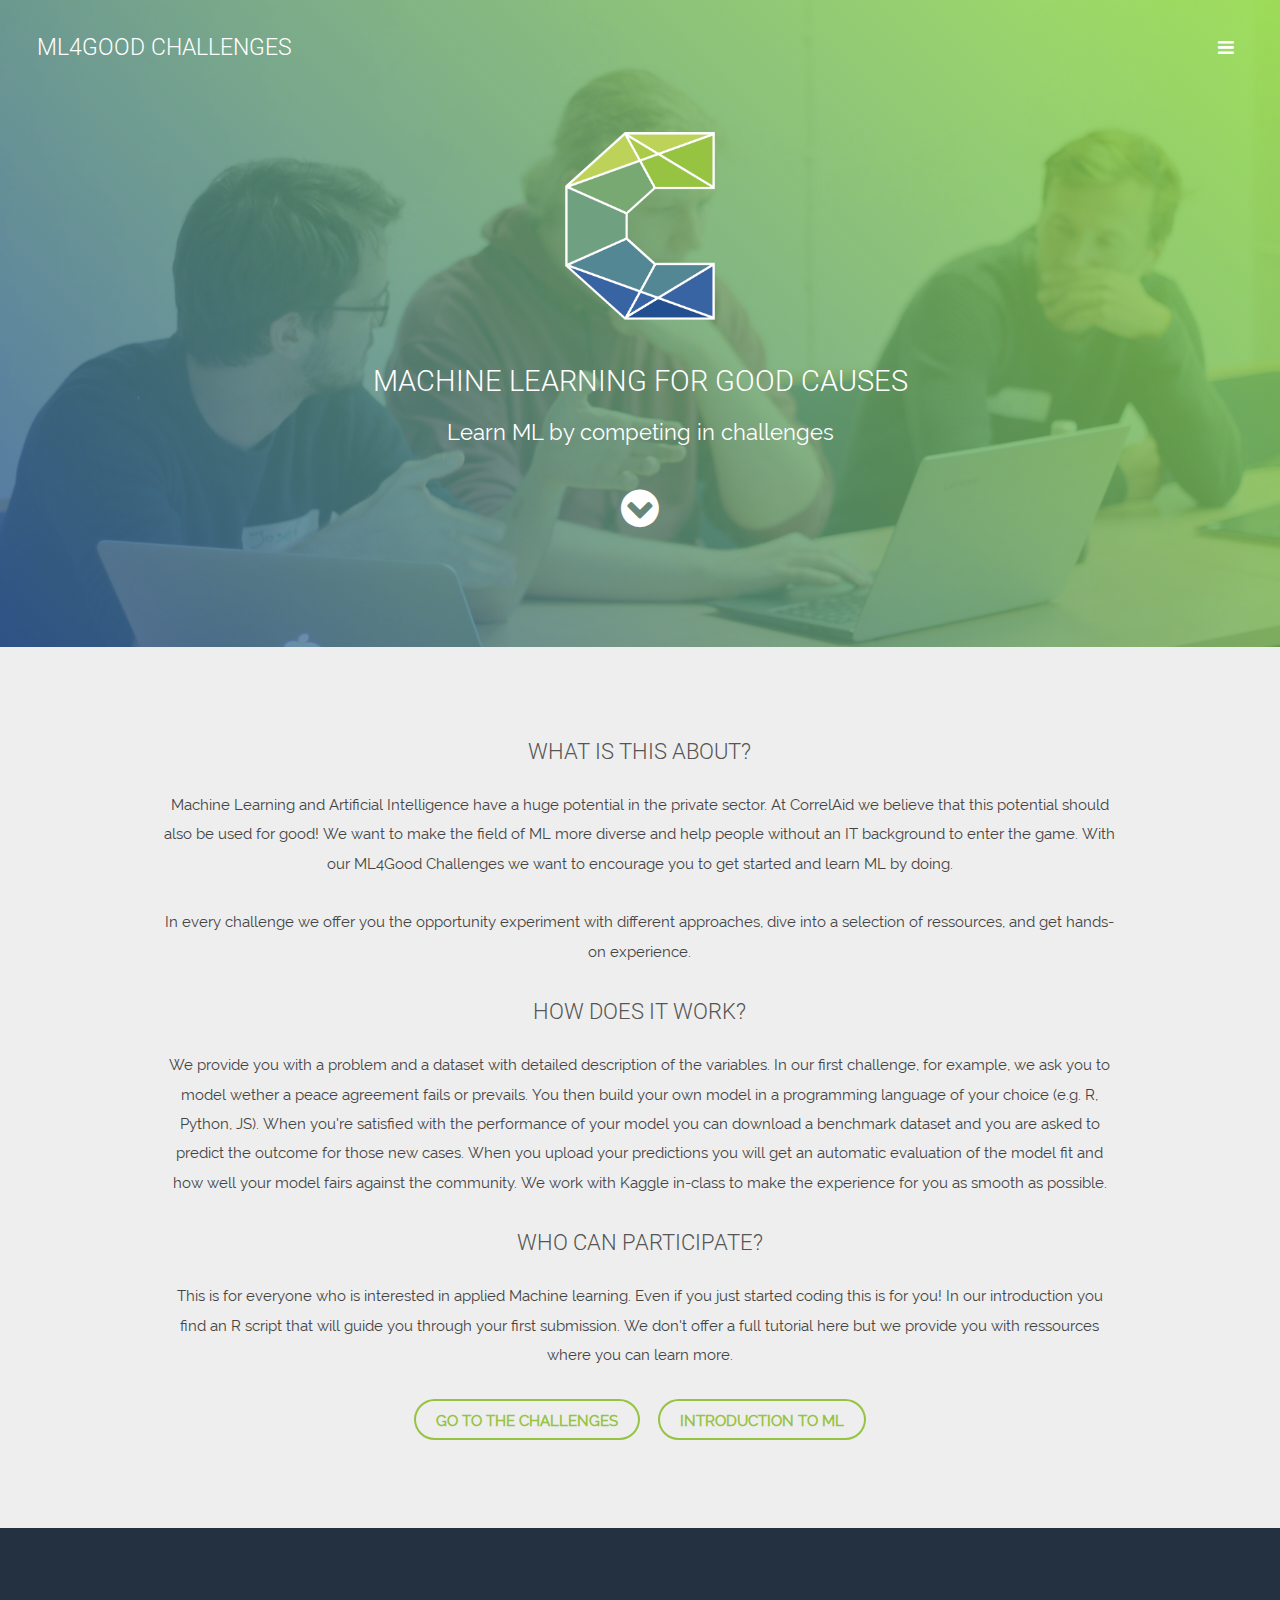
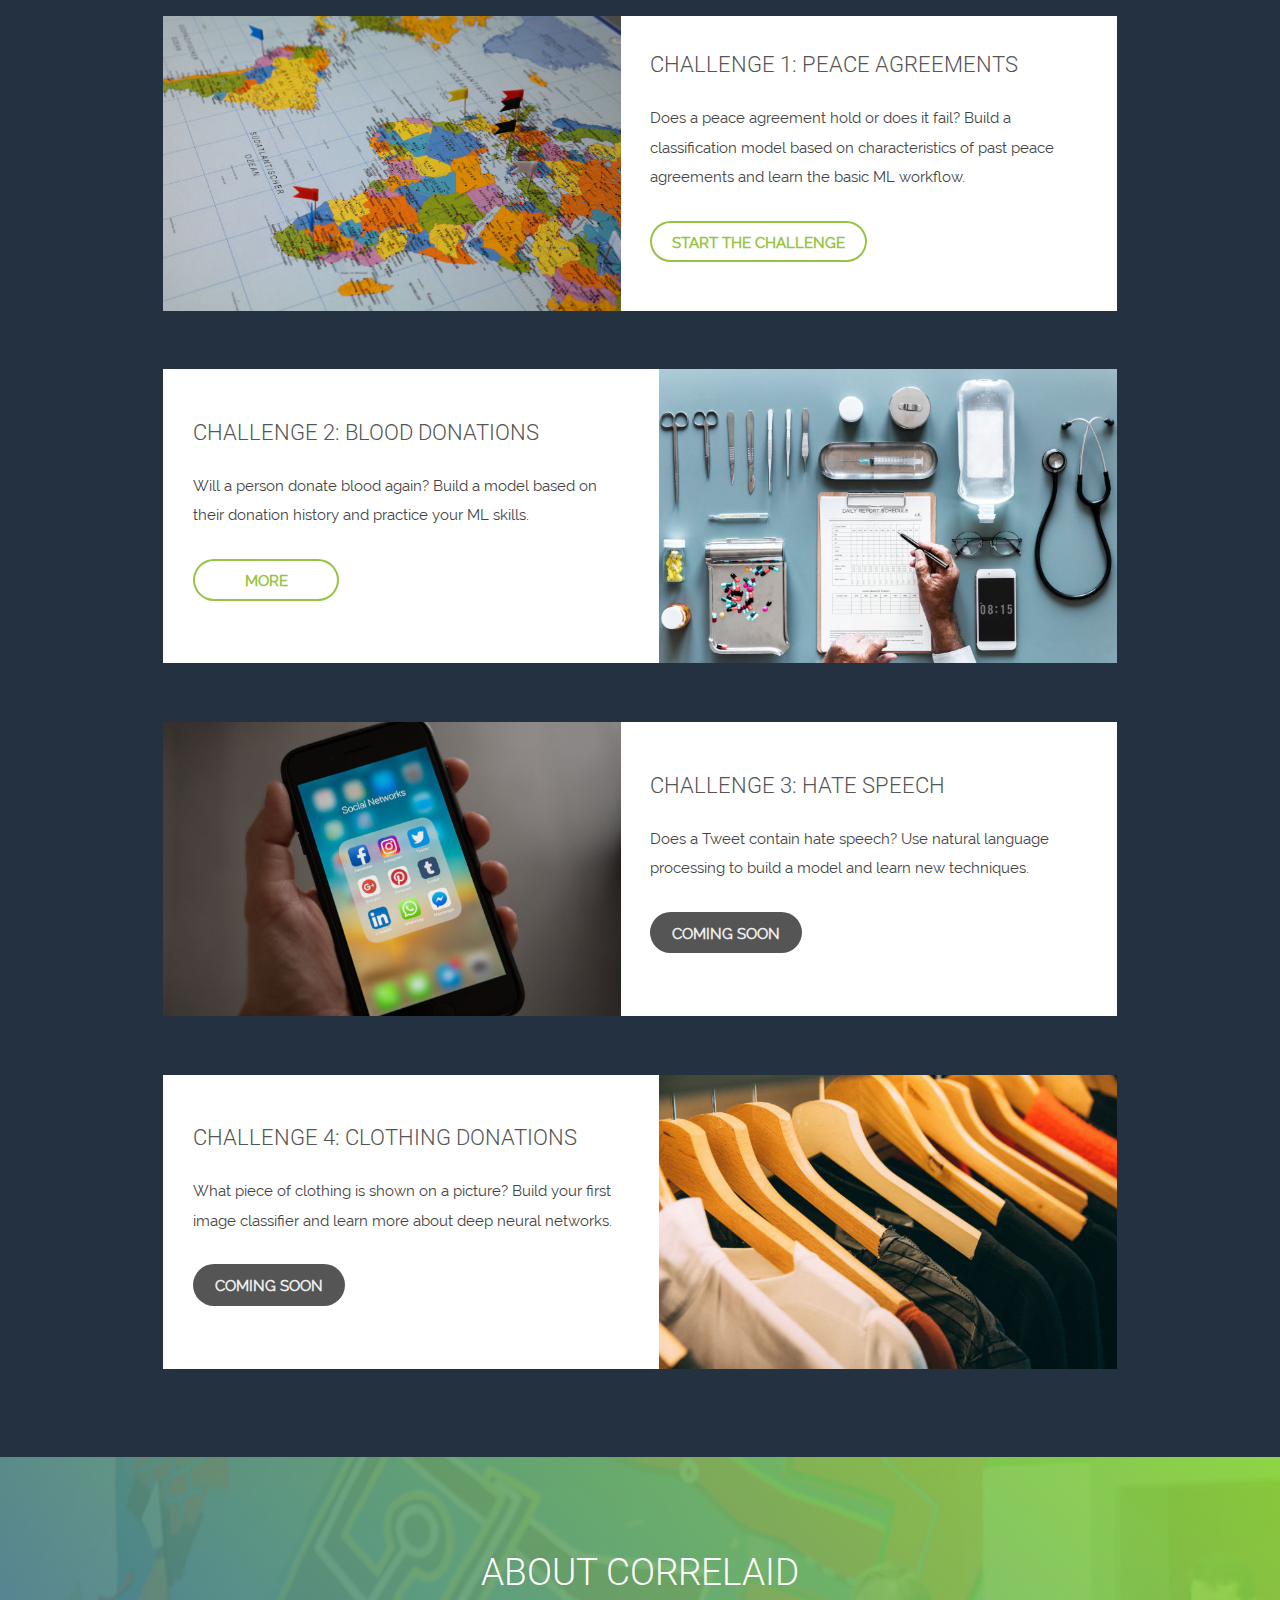
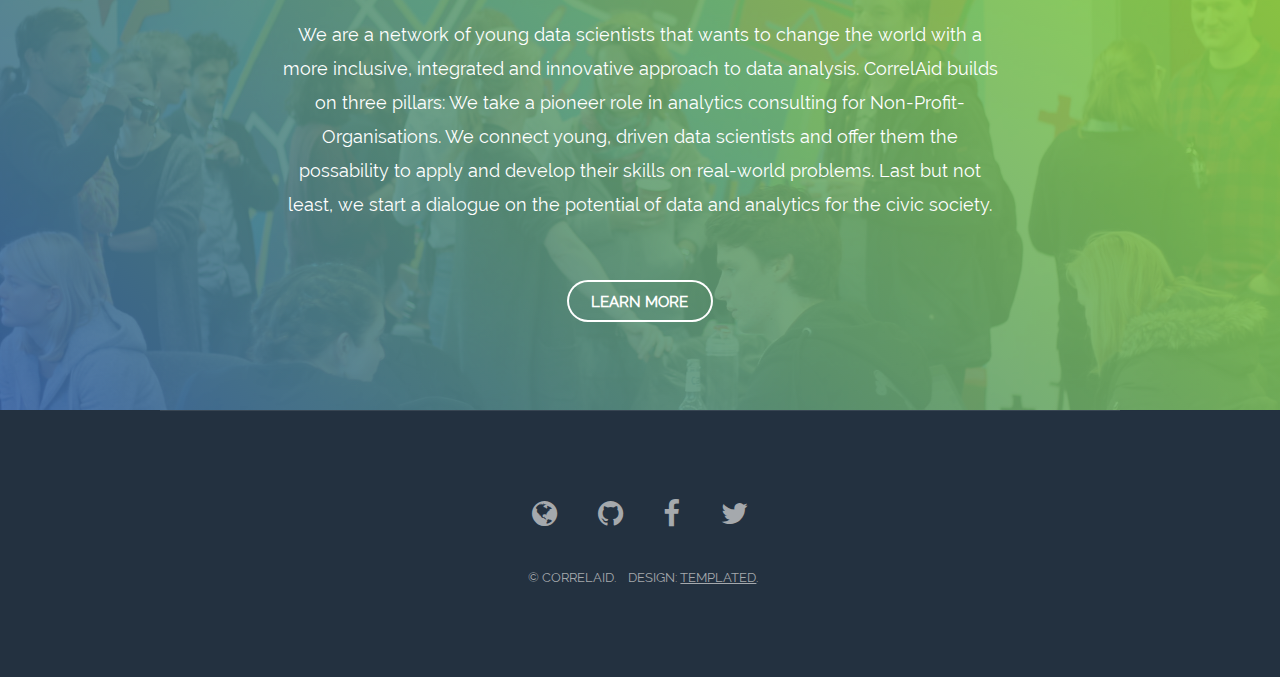
<file: index.html>
<!DOCTYPE HTML>
<!--
	Retrospect by TEMPLATED
	templated.co @templatedco
	Released for free under the Creative Commons Attribution 3.0 license (templated.co/license)
-->
<html>
<head>
	<title>CorrelAid - ML4Good Challenges</title>
	<meta charset="utf-8" />


	<meta name="viewport" content="width=device-width, initial-scale=1" />

	<!-- FAVICONS -->
	<link rel="apple-touch-icon" sizes="180x180" href="images/favicons/apple-touch-icon.png?v=yyLOQRyEm4">
	<link rel="icon" type="image/png" sizes="32x32" href="images/favicons/favicon-32x32.png?v=yyLOQRyEm4">
	<link rel="icon" type="image/png" sizes="16x16" href="images/favicons/favicon-16x16.png?v=yyLOQRyEm4">
	<link rel="manifest" href="images/favicons/site.webmanifest?v=yyLOQRyEm4">
	<link rel="mask-icon" href="images/favicons/safari-pinned-tab.svg?v=yyLOQRyEm4" color="#5bbad5">
	<link rel="shortcut icon" href="images/favicons/favicon.ico?v=yyLOQRyEm4">
	<meta name="msapplication-TileColor" content="#3c3c3b">
	<meta name="msapplication-config" content="images/favicons/browserconfig.xml?v=yyLOQRyEm4">
	<meta name="theme-color" content="#ffffff">
	<!-- /END FAVICONS -->





	<!--[if lte IE 8]><script src="assets/js/ie/html5shiv.js"></script><![endif]-->
	<link rel="stylesheet" href="assets/css/main.css" />
	<!--[if lte IE 8]><link rel="stylesheet" href="assets/css/ie8.css" /><![endif]-->
	<!--[if lte IE 9]><link rel="stylesheet" href="assets/css/ie9.css" /><![endif]-->
</head>
<body class="landing">

<!-- HEADER -->
<header id="header" class="alt">
	<h1><a href="index.html">ML4Good Challenges</a></h1>
	<a href="#nav"></a>
</header>
<!-- /END HEADER -->

<!-- NAV -->
<nav id="nav">
	<ul class="links">
		<li><a href="#">Home</a></li>
		<li><a href="#zero">Getting started</a></li>
		<li><a href="#one">Introduction to ML</a></li>
		<li><a href="#one">Challenges</a></li>
	</ul>
</nav>
<!-- /END NAV -->

<!-- BANNER -->
<section id="banner">
	<img style="width: 30%; max-width: 150px; margin-bottom: 30px;" src="images/correlaid-icon.png" />
	<h2>Machine Learning for Good Causes</h2>
	<p>Learn ML by competing in challenges</p>
	<a href="#zero"><h1><i class="fa fa-3x fa-chevron-circle-down"></i></h1></a>
</section>
<!-- /END BANNER -->

<!-- Zero -->
<section id = "zero" class="wrapper style1">
	<div class = "inner" style = "text-align: center">
		<article >
			<div class="content">
				<h2>What is this about?</h2>

				<p>Machine Learning and Artificial Intelligence have a huge potential in the private sector. At CorrelAid we believe that this potential should also be used for good! We want to make the field of ML more diverse and help people without an IT background to enter the game. With our ML4Good Challenges we want to encourage you to get started and learn ML by doing.</p>
				<p>In every challenge we offer you the opportunity experiment with different approaches, dive into a selection of ressources, and get hands-on experience.</p>
				<h2>How does it work?</h2>
				<p> We provide you with a problem and a dataset with detailed description of the variables. In our first challenge, for example, we ask you to model wether a peace agreement fails or prevails. You then build your own model in a programming language of your choice (e.g. R, Python, JS). When you're satisfied with the performance of your model you can download a benchmark dataset and you are asked to predict the outcome for those new cases. When you upload your predictions you will get an automatic evaluation of the model fit and how well your model fairs against the community. We work with Kaggle in-class to make the experience for you as smooth as possible. </p>
				<h2>Who can participate?</h2>
				<p>This is for everyone who is interested in applied Machine learning. Even if you just started coding this is for you! In our introduction you find an R script that will guide you through your first submission. We don't offer a full tutorial here but we provide you with ressources where you can learn more. </p>
				<ul class="actions">
					<li>
						<a href="#one" class="button alt">Go to the Challenges</a>
					</li>
					<li>
						<a href="#" class="button alt">Introduction to ML</a>
					</li>
				</ul>
			</div>
		</article>
	</div>
</section>

<!-- One -->
<section id="one" class="wrapper style1" style="background-color: #233140;">
	<div class="inner">
		<article class="feature left">
			<span class="image"><img src="images/map.jpg" alt="" /></span>
			<div class="content">
				<h2>Challenge 1: Peace Agreements</h2>
				<p>Does a peace agreement hold or does it fail? Build a classification model based on characteristics of past peace agreements and learn the basic ML workflow.</p>
				<ul class="actions">
					<li>
						<a href="#" class="button alt">Start the Challenge</a>
					</li>
				</ul>
			</div>
		</article>
		<article class="feature right">
			<span class="image"><img src="images/blood.jpg" alt="" /></span>
			<div class="content">
				<h2>Challenge 2: Blood Donations</h2>
				<p>Will a person donate blood again? Build a model based on their donation history and practice your ML skills.</p>
				<ul class="actions">
					<li>
						<a href="#" class="button alt">More</a>
					</li>
				</ul>
			</div>
		</article>
		<article class="feature left">
			<span class="image"><img src="images/social-media.jpg" alt="" /></span>
			<div class="content">
				<h2>Challenge 3: Hate Speech</h2>
				<p>Does a Tweet contain hate speech? Use natural language processing to build a model and learn new techniques.</p>
				<ul class="actions">
					<li>
						<a class="button">Coming soon</a>
					</li>
				</ul>
			</div>
		</article>
		<article class="feature right">
			<span class="image"><img src="images/clothing.jpg" alt="" /></span>
			<div class="content">
				<h2>Challenge 4: Clothing donations</h2>
				<p>What piece of clothing is shown on a picture? Build your first image classifier and learn more about deep neural networks.</p>
				<ul class="actions">
					<li>
						<a class="button">Coming soon</a>
					</li>
				</ul>
			</div>
		</article>
	</div>
</section>

<!-- Two
    <section id="two" class="wrapper special">
        <div class="inner">
            <header class="major narrow">
                <h2>Aliquam Blandit Mauris</h2>
                <p>Ipsum dolor tempus commodo turpis adipiscing Tempor placerat sed amet accumsan</p>
            </header>
            <div class="image-grid">
                <a href="#" class="image"><img src="images/pic03.jpg" alt="" /></a>
                <a href="#" class="image"><img src="images/pic04.jpg" alt="" /></a>
                <a href="#" class="image"><img src="images/pic05.jpg" alt="" /></a>
                <a href="#" class="image"><img src="images/pic06.jpg" alt="" /></a>
                <a href="#" class="image"><img src="images/pic07.jpg" alt="" /></a>
                <a href="#" class="image"><img src="images/pic08.jpg" alt="" /></a>
                <a href="#" class="image"><img src="images/pic09.jpg" alt="" /></a>
                <a href="#" class="image"><img src="images/pic10.jpg" alt="" /></a>
            </div>
            <ul class="actions">
                <li><a href="#" class="button big alt">Tempus Aliquam</a></li>
            </ul>
        </div>
    </section>
        -->

<!-- Three -->
<section id="three" class="wrapper style3 special">
	<div class="inner">
		<header class="major narrow	">
			<h2>About Correlaid</h2>
			<p>We are a network of young data scientists that wants to change the world with a more inclusive, integrated and innovative approach to data analysis. CorrelAid builds on three pillars: We take a pioneer role in analytics consulting for Non-Profit-Organisations. We connect young, driven data scientists and offer them the possability to apply and develop their skills on real-world problems. Last but not least, we start a dialogue on the potential of data and analytics for the civic society.</p>
		</header>
		<ul class="actions">
			<li><a href="https://correlaid.org" target="_blank" class="button alt">Learn more</a></li>
		</ul>
	</div>
</section>

<!-- Footer -->
<footer id="footer" style="background-color: #233140;">
	<div class="inner">
		<ul class="icons">
			<li><a href="https://correlaid.org" class="icon fa-globe" target="_blank">
				<span class="label">Website</span>
			</a></li>
			<li><a href="https://github.com/CorrelAid" class="icon fa-github" target="_blank">
				<span class="label">LinkedIn</span>
			</a></li>
			<li><a href="https://facebook.com/WeAreCorrelAid" class="icon fa-facebook" target="_blank">
				<span class="label">Facebook</span>
			</a></li>
			<li><a href="https://twitter.com/CorrelAid" class="icon fa-twitter" target="_blank">
				<span class="label">Twitter</span>
			</a></li>
		</ul>
		<ul class="copyright">
			<li>&copy; CorrelAid.</li>
			<li>Design: <a href="http://templated.co">TEMPLATED</a>.</li>
		</ul>
	</div>
</footer>

<!-- Scripts -->
<script src="assets/js/jquery.min.js"></script>
<script src="assets/js/skel.min.js"></script>
<script src="assets/js/util.js"></script>
<!--[if lte IE 8]><script src="assets/js/ie/respond.min.js"></script><![endif]-->
<script src="assets/js/main.js"></script>

<script src="assets/js/smooth-scroll.js"></script>

</body>
</html>
</file>
<file: assets/css/ie9.css>
/*
	Retrospect by TEMPLATED
	templated.co @templatedco
	Released for free under the Creative Commons Attribution 3.0 license (templated.co/license)
*/

/* Feature */

	.feature .image {
		width: 48%;
		float: left;
	}

	.feature .content {
		width: 52%;
		float: left;
	}

	.feature:after {
		content: '';
		display: block;
		clear: both;
	}
</file>
<file: assets/css/main.css>
@charset "UTF-8";
@import url(font-awesome.min.css);

/* ========== FONTS ========== */

/* Roboto Latin */
@font-face {
	font-family: 'Roboto';
	font-style: normal;
	font-weight: 300;
	src: local('Roboto Light'), local('Roboto-Light'), url(../fonts/roboto/roboto-light-latin.woff2) format('woff2');
	unicode-range: U+0000-00FF, U+0131, U+0152-0153, U+02BB-02BC, U+02C6, U+02DA, U+02DC, U+2000-206F, U+2074, U+20AC, U+2122, U+2191, U+2193, U+2212, U+2215, U+FEFF, U+FFFD;
}

/* Roboto Latin Extension */
@font-face {
	font-family: 'Roboto';
	font-style: normal;
	font-weight: 300;
	src: local('Roboto Light'), local('Roboto-Light'), url(../fonts/roboto/roboto-light-latin-ext.woff2) format('woff2');
	unicode-range: U+0100-024F, U+0259, U+1E00-1EFF, U+2020, U+20A0-20AB, U+20AD-20CF, U+2113, U+2C60-2C7F, U+A720-A7FF;
}

/* Raleway Latin */
@font-face {
	font-family: 'Raleway';
	font-style: normal;
	font-weight: 400;
	src: local('Raleway'), local('Raleway-Regular'), url(../fonts/raleway/raleway-latin.woff2) format('woff2');
	unicode-range: U+0000-00FF, U+0131, U+0152-0153, U+02BB-02BC, U+02C6, U+02DA, U+02DC, U+2000-206F, U+2074, U+20AC, U+2122, U+2191, U+2193, U+2212, U+2215, U+FEFF, U+FFFD;
}

/* Raleway Latin Extension */
@font-face {
	font-family: 'Raleway';
	font-style: normal;
	font-weight: 400;
	src: local('Raleway'), local('Raleway-Regular'), url(../fonts/raleway/raleway-latin-ext.woff2) format('woff2');
	unicode-range: U+0100-024F, U+0259, U+1E00-1EFF, U+2020, U+20A0-20AB, U+20AD-20CF, U+2113, U+2C60-2C7F, U+A720-A7FF;
}

/*
	Retrospect by TEMPLATED
	templated.co @templatedco
	Released for free under the Creative Commons Attribution 3.0 license (templated.co/license)
*/

/* Reset */

	html, body, div, span, applet, object, iframe, h1, h2, h3, h4, h5, h6, p, blockquote, pre, a, abbr, acronym, address, big, cite, code, del, dfn, em, img, ins, kbd, q, s, samp, small, strike, strong, sub, sup, tt, var, b, u, i, center, dl, dt, dd, ol, ul, li, fieldset, form, label, legend, table, caption, tbody, tfoot, thead, tr, th, td, article, aside, canvas, details, embed, figure, figcaption, footer, header, hgroup, menu, nav, output, ruby, section, summary, time, mark, audio, video {
		margin: 0;
		padding: 0;
		border: 0;
		font-size: 100%;
		font: inherit;
		vertical-align: baseline;
	}

	article, aside, details, figcaption, figure, footer, header, hgroup, menu, nav, section {
		display: block;
	}

	body {
		line-height: 1;
	}

	ol, ul {
		list-style: none;
	}

	blockquote, q {
		quotes: none;
	}

	blockquote:before, blockquote:after, q:before, q:after {
		content: '';
		content: none;
	}

	table {
		border-collapse: collapse;
		border-spacing: 0;
	}

	body {
		-webkit-text-size-adjust: none;
	}

/* Box Model */

	*, *:before, *:after {
		-moz-box-sizing: border-box;
		-webkit-box-sizing: border-box;
		box-sizing: border-box;
	}

/* Containers */

	.container {
		margin-left: auto;
		margin-right: auto;
	}

	.container.\31 25\25 {
		width: 100%;
		max-width: 100em;
		min-width: 80em;
	}

	.container.\37 5\25 {
		width: 60em;
	}

	.container.\35 0\25 {
		width: 40em;
	}

	.container.\32 5\25 {
		width: 20em;
	}

	.container {
		width: 80em;
	}

	@media screen and (max-width: 1680px) {

		.container.\31 25\25 {
			width: 100%;
			max-width: 100em;
			min-width: 80em;
		}

		.container.\37 5\25 {
			width: 60em;
		}

		.container.\35 0\25 {
			width: 40em;
		}

		.container.\32 5\25 {
			width: 20em;
		}

		.container {
			width: 80em;
		}

	}

	@media screen and (max-width: 1280px) {

		.container.\31 25\25 {
			width: 100%;
			max-width: 81.25em;
			min-width: 65em;
		}

		.container.\37 5\25 {
			width: 48.75em;
		}

		.container.\35 0\25 {
			width: 32.5em;
		}

		.container.\32 5\25 {
			width: 16.25em;
		}

		.container {
			width: 65em;
		}

	}

	@media screen and (max-width: 980px) {

		.container.\31 25\25 {
			width: 100%;
			max-width: 112.5%;
			min-width: 90%;
		}

		.container.\37 5\25 {
			width: 67.5%;
		}

		.container.\35 0\25 {
			width: 45%;
		}

		.container.\32 5\25 {
			width: 22.5%;
		}

		.container {
			width: 90% !important;
		}

	}

	@media screen and (max-width: 736px) {

		.container.\31 25\25 {
			width: 100%;
			max-width: 112.5%;
			min-width: 90%;
		}

		.container.\37 5\25 {
			width: 67.5%;
		}

		.container.\35 0\25 {
			width: 45%;
		}

		.container.\32 5\25 {
			width: 22.5%;
		}

		.container {
			width: 90% !important;
		}

	}

	@media screen and (max-width: 480px) {

		.container.\31 25\25 {
			width: 100%;
			max-width: 112.5%;
			min-width: 90%;
		}

		.container.\37 5\25 {
			width: 67.5%;
		}

		.container.\35 0\25 {
			width: 45%;
		}

		.container.\32 5\25 {
			width: 22.5%;
		}

		.container {
			width: 90% !important;
		}

	}

/* Grid */

	.row {
		border-bottom: solid 1px transparent;
		-moz-box-sizing: border-box;
		-webkit-box-sizing: border-box;
		box-sizing: border-box;
	}

	.row > * {
		float: left;
		-moz-box-sizing: border-box;
		-webkit-box-sizing: border-box;
		box-sizing: border-box;
	}

	.row:after, .row:before {
		content: '';
		display: block;
		clear: both;
		height: 0;
	}

	.row.uniform > * > :first-child {
		margin-top: 0;
	}

	.row.uniform > * > :last-child {
		margin-bottom: 0;
	}

	.row.\30 \25 > * {
		padding: 0 0 0 0em;
	}

	.row.\30 \25 {
		margin: 0 0 -1px 0em;
	}

	.row.uniform.\30 \25 > * {
		padding: 0em 0 0 0em;
	}

	.row.uniform.\30 \25 {
		margin: 0em 0 -1px 0em;
	}

	.row > * {
		padding: 0 0 0 2em;
	}

	.row {
		margin: 0 0 -1px -2em;
	}

	.row.uniform > * {
		padding: 2em 0 0 2em;
	}

	.row.uniform {
		margin: -2em 0 -1px -2em;
	}

	.row.\32 00\25 > * {
		padding: 0 0 0 4em;
	}

	.row.\32 00\25 {
		margin: 0 0 -1px -4em;
	}

	.row.uniform.\32 00\25 > * {
		padding: 4em 0 0 4em;
	}

	.row.uniform.\32 00\25 {
		margin: -4em 0 -1px -4em;
	}

	.row.\31 50\25 > * {
		padding: 0 0 0 3em;
	}

	.row.\31 50\25 {
		margin: 0 0 -1px -3em;
	}

	.row.uniform.\31 50\25 > * {
		padding: 3em 0 0 3em;
	}

	.row.uniform.\31 50\25 {
		margin: -3em 0 -1px -3em;
	}

	.row.\35 0\25 > * {
		padding: 0 0 0 1em;
	}

	.row.\35 0\25 {
		margin: 0 0 -1px -1em;
	}

	.row.uniform.\35 0\25 > * {
		padding: 1em 0 0 1em;
	}

	.row.uniform.\35 0\25 {
		margin: -1em 0 -1px -1em;
	}

	.row.\32 5\25 > * {
		padding: 0 0 0 0.5em;
	}

	.row.\32 5\25 {
		margin: 0 0 -1px -0.5em;
	}

	.row.uniform.\32 5\25 > * {
		padding: 0.5em 0 0 0.5em;
	}

	.row.uniform.\32 5\25 {
		margin: -0.5em 0 -1px -0.5em;
	}

	.\31 2u, .\31 2u\24 {
		width: 100%;
		clear: none;
		margin-left: 0;
	}

	.\31 1u, .\31 1u\24 {
		width: 91.6666666667%;
		clear: none;
		margin-left: 0;
	}

	.\31 0u, .\31 0u\24 {
		width: 83.3333333333%;
		clear: none;
		margin-left: 0;
	}

	.\39 u, .\39 u\24 {
		width: 75%;
		clear: none;
		margin-left: 0;
	}

	.\38 u, .\38 u\24 {
		width: 66.6666666667%;
		clear: none;
		margin-left: 0;
	}

	.\37 u, .\37 u\24 {
		width: 58.3333333333%;
		clear: none;
		margin-left: 0;
	}

	.\36 u, .\36 u\24 {
		width: 50%;
		clear: none;
		margin-left: 0;
	}

	.\35 u, .\35 u\24 {
		width: 41.6666666667%;
		clear: none;
		margin-left: 0;
	}

	.\34 u, .\34 u\24 {
		width: 33.3333333333%;
		clear: none;
		margin-left: 0;
	}

	.\33 u, .\33 u\24 {
		width: 25%;
		clear: none;
		margin-left: 0;
	}

	.\32 u, .\32 u\24 {
		width: 16.6666666667%;
		clear: none;
		margin-left: 0;
	}

	.\31 u, .\31 u\24 {
		width: 8.3333333333%;
		clear: none;
		margin-left: 0;
	}

	.\31 2u\24 + *,
	.\31 1u\24 + *,
	.\31 0u\24 + *,
	.\39 u\24 + *,
	.\38 u\24 + *,
	.\37 u\24 + *,
	.\36 u\24 + *,
	.\35 u\24 + *,
	.\34 u\24 + *,
	.\33 u\24 + *,
	.\32 u\24 + *,
	.\31 u\24 + * {
		clear: left;
	}

	.\-11u {
		margin-left: 91.66667%;
	}

	.\-10u {
		margin-left: 83.33333%;
	}

	.\-9u {
		margin-left: 75%;
	}

	.\-8u {
		margin-left: 66.66667%;
	}

	.\-7u {
		margin-left: 58.33333%;
	}

	.\-6u {
		margin-left: 50%;
	}

	.\-5u {
		margin-left: 41.66667%;
	}

	.\-4u {
		margin-left: 33.33333%;
	}

	.\-3u {
		margin-left: 25%;
	}

	.\-2u {
		margin-left: 16.66667%;
	}

	.\-1u {
		margin-left: 8.33333%;
	}

	@media screen and (max-width: 1680px) {

		.row > * {
			padding: 0 0 0 2em;
		}

		.row {
			margin: 0 0 -1px -2em;
		}

		.row.uniform > * {
			padding: 2em 0 0 2em;
		}

		.row.uniform {
			margin: -2em 0 -1px -2em;
		}

		.row.\32 00\25 > * {
			padding: 0 0 0 4em;
		}

		.row.\32 00\25 {
			margin: 0 0 -1px -4em;
		}

		.row.uniform.\32 00\25 > * {
			padding: 4em 0 0 4em;
		}

		.row.uniform.\32 00\25 {
			margin: -4em 0 -1px -4em;
		}

		.row.\31 50\25 > * {
			padding: 0 0 0 3em;
		}

		.row.\31 50\25 {
			margin: 0 0 -1px -3em;
		}

		.row.uniform.\31 50\25 > * {
			padding: 3em 0 0 3em;
		}

		.row.uniform.\31 50\25 {
			margin: -3em 0 -1px -3em;
		}

		.row.\35 0\25 > * {
			padding: 0 0 0 1em;
		}

		.row.\35 0\25 {
			margin: 0 0 -1px -1em;
		}

		.row.uniform.\35 0\25 > * {
			padding: 1em 0 0 1em;
		}

		.row.uniform.\35 0\25 {
			margin: -1em 0 -1px -1em;
		}

		.row.\32 5\25 > * {
			padding: 0 0 0 0.5em;
		}

		.row.\32 5\25 {
			margin: 0 0 -1px -0.5em;
		}

		.row.uniform.\32 5\25 > * {
			padding: 0.5em 0 0 0.5em;
		}

		.row.uniform.\32 5\25 {
			margin: -0.5em 0 -1px -0.5em;
		}

		.\31 2u\28xlarge\29, .\31 2u\24\28xlarge\29 {
			width: 100%;
			clear: none;
			margin-left: 0;
		}

		.\31 1u\28xlarge\29, .\31 1u\24\28xlarge\29 {
			width: 91.6666666667%;
			clear: none;
			margin-left: 0;
		}

		.\31 0u\28xlarge\29, .\31 0u\24\28xlarge\29 {
			width: 83.3333333333%;
			clear: none;
			margin-left: 0;
		}

		.\39 u\28xlarge\29, .\39 u\24\28xlarge\29 {
			width: 75%;
			clear: none;
			margin-left: 0;
		}

		.\38 u\28xlarge\29, .\38 u\24\28xlarge\29 {
			width: 66.6666666667%;
			clear: none;
			margin-left: 0;
		}

		.\37 u\28xlarge\29, .\37 u\24\28xlarge\29 {
			width: 58.3333333333%;
			clear: none;
			margin-left: 0;
		}

		.\36 u\28xlarge\29, .\36 u\24\28xlarge\29 {
			width: 50%;
			clear: none;
			margin-left: 0;
		}

		.\35 u\28xlarge\29, .\35 u\24\28xlarge\29 {
			width: 41.6666666667%;
			clear: none;
			margin-left: 0;
		}

		.\34 u\28xlarge\29, .\34 u\24\28xlarge\29 {
			width: 33.3333333333%;
			clear: none;
			margin-left: 0;
		}

		.\33 u\28xlarge\29, .\33 u\24\28xlarge\29 {
			width: 25%;
			clear: none;
			margin-left: 0;
		}

		.\32 u\28xlarge\29, .\32 u\24\28xlarge\29 {
			width: 16.6666666667%;
			clear: none;
			margin-left: 0;
		}

		.\31 u\28xlarge\29, .\31 u\24\28xlarge\29 {
			width: 8.3333333333%;
			clear: none;
			margin-left: 0;
		}

		.\31 2u\24\28xlarge\29 + *,
		.\31 1u\24\28xlarge\29 + *,
		.\31 0u\24\28xlarge\29 + *,
		.\39 u\24\28xlarge\29 + *,
		.\38 u\24\28xlarge\29 + *,
		.\37 u\24\28xlarge\29 + *,
		.\36 u\24\28xlarge\29 + *,
		.\35 u\24\28xlarge\29 + *,
		.\34 u\24\28xlarge\29 + *,
		.\33 u\24\28xlarge\29 + *,
		.\32 u\24\28xlarge\29 + *,
		.\31 u\24\28xlarge\29 + * {
			clear: left;
		}

		.\-11u\28xlarge\29 {
			margin-left: 91.66667%;
		}

		.\-10u\28xlarge\29 {
			margin-left: 83.33333%;
		}

		.\-9u\28xlarge\29 {
			margin-left: 75%;
		}

		.\-8u\28xlarge\29 {
			margin-left: 66.66667%;
		}

		.\-7u\28xlarge\29 {
			margin-left: 58.33333%;
		}

		.\-6u\28xlarge\29 {
			margin-left: 50%;
		}

		.\-5u\28xlarge\29 {
			margin-left: 41.66667%;
		}

		.\-4u\28xlarge\29 {
			margin-left: 33.33333%;
		}

		.\-3u\28xlarge\29 {
			margin-left: 25%;
		}

		.\-2u\28xlarge\29 {
			margin-left: 16.66667%;
		}

		.\-1u\28xlarge\29 {
			margin-left: 8.33333%;
		}

	}

	@media screen and (max-width: 1280px) {

		.row > * {
			padding: 0 0 0 1.5em;
		}

		.row {
			margin: 0 0 -1px -1.5em;
		}

		.row.uniform > * {
			padding: 1.5em 0 0 1.5em;
		}

		.row.uniform {
			margin: -1.5em 0 -1px -1.5em;
		}

		.row.\32 00\25 > * {
			padding: 0 0 0 3em;
		}

		.row.\32 00\25 {
			margin: 0 0 -1px -3em;
		}

		.row.uniform.\32 00\25 > * {
			padding: 3em 0 0 3em;
		}

		.row.uniform.\32 00\25 {
			margin: -3em 0 -1px -3em;
		}

		.row.\31 50\25 > * {
			padding: 0 0 0 2.25em;
		}

		.row.\31 50\25 {
			margin: 0 0 -1px -2.25em;
		}

		.row.uniform.\31 50\25 > * {
			padding: 2.25em 0 0 2.25em;
		}

		.row.uniform.\31 50\25 {
			margin: -2.25em 0 -1px -2.25em;
		}

		.row.\35 0\25 > * {
			padding: 0 0 0 0.75em;
		}

		.row.\35 0\25 {
			margin: 0 0 -1px -0.75em;
		}

		.row.uniform.\35 0\25 > * {
			padding: 0.75em 0 0 0.75em;
		}

		.row.uniform.\35 0\25 {
			margin: -0.75em 0 -1px -0.75em;
		}

		.row.\32 5\25 > * {
			padding: 0 0 0 0.375em;
		}

		.row.\32 5\25 {
			margin: 0 0 -1px -0.375em;
		}

		.row.uniform.\32 5\25 > * {
			padding: 0.375em 0 0 0.375em;
		}

		.row.uniform.\32 5\25 {
			margin: -0.375em 0 -1px -0.375em;
		}

		.\31 2u\28large\29, .\31 2u\24\28large\29 {
			width: 100%;
			clear: none;
			margin-left: 0;
		}

		.\31 1u\28large\29, .\31 1u\24\28large\29 {
			width: 91.6666666667%;
			clear: none;
			margin-left: 0;
		}

		.\31 0u\28large\29, .\31 0u\24\28large\29 {
			width: 83.3333333333%;
			clear: none;
			margin-left: 0;
		}

		.\39 u\28large\29, .\39 u\24\28large\29 {
			width: 75%;
			clear: none;
			margin-left: 0;
		}

		.\38 u\28large\29, .\38 u\24\28large\29 {
			width: 66.6666666667%;
			clear: none;
			margin-left: 0;
		}

		.\37 u\28large\29, .\37 u\24\28large\29 {
			width: 58.3333333333%;
			clear: none;
			margin-left: 0;
		}

		.\36 u\28large\29, .\36 u\24\28large\29 {
			width: 50%;
			clear: none;
			margin-left: 0;
		}

		.\35 u\28large\29, .\35 u\24\28large\29 {
			width: 41.6666666667%;
			clear: none;
			margin-left: 0;
		}

		.\34 u\28large\29, .\34 u\24\28large\29 {
			width: 33.3333333333%;
			clear: none;
			margin-left: 0;
		}

		.\33 u\28large\29, .\33 u\24\28large\29 {
			width: 25%;
			clear: none;
			margin-left: 0;
		}

		.\32 u\28large\29, .\32 u\24\28large\29 {
			width: 16.6666666667%;
			clear: none;
			margin-left: 0;
		}

		.\31 u\28large\29, .\31 u\24\28large\29 {
			width: 8.3333333333%;
			clear: none;
			margin-left: 0;
		}

		.\31 2u\24\28large\29 + *,
		.\31 1u\24\28large\29 + *,
		.\31 0u\24\28large\29 + *,
		.\39 u\24\28large\29 + *,
		.\38 u\24\28large\29 + *,
		.\37 u\24\28large\29 + *,
		.\36 u\24\28large\29 + *,
		.\35 u\24\28large\29 + *,
		.\34 u\24\28large\29 + *,
		.\33 u\24\28large\29 + *,
		.\32 u\24\28large\29 + *,
		.\31 u\24\28large\29 + * {
			clear: left;
		}

		.\-11u\28large\29 {
			margin-left: 91.66667%;
		}

		.\-10u\28large\29 {
			margin-left: 83.33333%;
		}

		.\-9u\28large\29 {
			margin-left: 75%;
		}

		.\-8u\28large\29 {
			margin-left: 66.66667%;
		}

		.\-7u\28large\29 {
			margin-left: 58.33333%;
		}

		.\-6u\28large\29 {
			margin-left: 50%;
		}

		.\-5u\28large\29 {
			margin-left: 41.66667%;
		}

		.\-4u\28large\29 {
			margin-left: 33.33333%;
		}

		.\-3u\28large\29 {
			margin-left: 25%;
		}

		.\-2u\28large\29 {
			margin-left: 16.66667%;
		}

		.\-1u\28large\29 {
			margin-left: 8.33333%;
		}

	}

	@media screen and (max-width: 980px) {

		.row > * {
			padding: 0 0 0 1.5em;
		}

		.row {
			margin: 0 0 -1px -1.5em;
		}

		.row.uniform > * {
			padding: 1.5em 0 0 1.5em;
		}

		.row.uniform {
			margin: -1.5em 0 -1px -1.5em;
		}

		.row.\32 00\25 > * {
			padding: 0 0 0 3em;
		}

		.row.\32 00\25 {
			margin: 0 0 -1px -3em;
		}

		.row.uniform.\32 00\25 > * {
			padding: 3em 0 0 3em;
		}

		.row.uniform.\32 00\25 {
			margin: -3em 0 -1px -3em;
		}

		.row.\31 50\25 > * {
			padding: 0 0 0 2.25em;
		}

		.row.\31 50\25 {
			margin: 0 0 -1px -2.25em;
		}

		.row.uniform.\31 50\25 > * {
			padding: 2.25em 0 0 2.25em;
		}

		.row.uniform.\31 50\25 {
			margin: -2.25em 0 -1px -2.25em;
		}

		.row.\35 0\25 > * {
			padding: 0 0 0 0.75em;
		}

		.row.\35 0\25 {
			margin: 0 0 -1px -0.75em;
		}

		.row.uniform.\35 0\25 > * {
			padding: 0.75em 0 0 0.75em;
		}

		.row.uniform.\35 0\25 {
			margin: -0.75em 0 -1px -0.75em;
		}

		.row.\32 5\25 > * {
			padding: 0 0 0 0.375em;
		}

		.row.\32 5\25 {
			margin: 0 0 -1px -0.375em;
		}

		.row.uniform.\32 5\25 > * {
			padding: 0.375em 0 0 0.375em;
		}

		.row.uniform.\32 5\25 {
			margin: -0.375em 0 -1px -0.375em;
		}

		.\31 2u\28medium\29, .\31 2u\24\28medium\29 {
			width: 100%;
			clear: none;
			margin-left: 0;
		}

		.\31 1u\28medium\29, .\31 1u\24\28medium\29 {
			width: 91.6666666667%;
			clear: none;
			margin-left: 0;
		}

		.\31 0u\28medium\29, .\31 0u\24\28medium\29 {
			width: 83.3333333333%;
			clear: none;
			margin-left: 0;
		}

		.\39 u\28medium\29, .\39 u\24\28medium\29 {
			width: 75%;
			clear: none;
			margin-left: 0;
		}

		.\38 u\28medium\29, .\38 u\24\28medium\29 {
			width: 66.6666666667%;
			clear: none;
			margin-left: 0;
		}

		.\37 u\28medium\29, .\37 u\24\28medium\29 {
			width: 58.3333333333%;
			clear: none;
			margin-left: 0;
		}

		.\36 u\28medium\29, .\36 u\24\28medium\29 {
			width: 50%;
			clear: none;
			margin-left: 0;
		}

		.\35 u\28medium\29, .\35 u\24\28medium\29 {
			width: 41.6666666667%;
			clear: none;
			margin-left: 0;
		}

		.\34 u\28medium\29, .\34 u\24\28medium\29 {
			width: 33.3333333333%;
			clear: none;
			margin-left: 0;
		}

		.\33 u\28medium\29, .\33 u\24\28medium\29 {
			width: 25%;
			clear: none;
			margin-left: 0;
		}

		.\32 u\28medium\29, .\32 u\24\28medium\29 {
			width: 16.6666666667%;
			clear: none;
			margin-left: 0;
		}

		.\31 u\28medium\29, .\31 u\24\28medium\29 {
			width: 8.3333333333%;
			clear: none;
			margin-left: 0;
		}

		.\31 2u\24\28medium\29 + *,
		.\31 1u\24\28medium\29 + *,
		.\31 0u\24\28medium\29 + *,
		.\39 u\24\28medium\29 + *,
		.\38 u\24\28medium\29 + *,
		.\37 u\24\28medium\29 + *,
		.\36 u\24\28medium\29 + *,
		.\35 u\24\28medium\29 + *,
		.\34 u\24\28medium\29 + *,
		.\33 u\24\28medium\29 + *,
		.\32 u\24\28medium\29 + *,
		.\31 u\24\28medium\29 + * {
			clear: left;
		}

		.\-11u\28medium\29 {
			margin-left: 91.66667%;
		}

		.\-10u\28medium\29 {
			margin-left: 83.33333%;
		}

		.\-9u\28medium\29 {
			margin-left: 75%;
		}

		.\-8u\28medium\29 {
			margin-left: 66.66667%;
		}

		.\-7u\28medium\29 {
			margin-left: 58.33333%;
		}

		.\-6u\28medium\29 {
			margin-left: 50%;
		}

		.\-5u\28medium\29 {
			margin-left: 41.66667%;
		}

		.\-4u\28medium\29 {
			margin-left: 33.33333%;
		}

		.\-3u\28medium\29 {
			margin-left: 25%;
		}

		.\-2u\28medium\29 {
			margin-left: 16.66667%;
		}

		.\-1u\28medium\29 {
			margin-left: 8.33333%;
		}

	}

	@media screen and (max-width: 736px) {

		.row > * {
			padding: 0 0 0 1.25em;
		}

		.row {
			margin: 0 0 -1px -1.25em;
		}

		.row.uniform > * {
			padding: 1.25em 0 0 1.25em;
		}

		.row.uniform {
			margin: -1.25em 0 -1px -1.25em;
		}

		.row.\32 00\25 > * {
			padding: 0 0 0 2.5em;
		}

		.row.\32 00\25 {
			margin: 0 0 -1px -2.5em;
		}

		.row.uniform.\32 00\25 > * {
			padding: 2.5em 0 0 2.5em;
		}

		.row.uniform.\32 00\25 {
			margin: -2.5em 0 -1px -2.5em;
		}

		.row.\31 50\25 > * {
			padding: 0 0 0 1.875em;
		}

		.row.\31 50\25 {
			margin: 0 0 -1px -1.875em;
		}

		.row.uniform.\31 50\25 > * {
			padding: 1.875em 0 0 1.875em;
		}

		.row.uniform.\31 50\25 {
			margin: -1.875em 0 -1px -1.875em;
		}

		.row.\35 0\25 > * {
			padding: 0 0 0 0.625em;
		}

		.row.\35 0\25 {
			margin: 0 0 -1px -0.625em;
		}

		.row.uniform.\35 0\25 > * {
			padding: 0.625em 0 0 0.625em;
		}

		.row.uniform.\35 0\25 {
			margin: -0.625em 0 -1px -0.625em;
		}

		.row.\32 5\25 > * {
			padding: 0 0 0 0.3125em;
		}

		.row.\32 5\25 {
			margin: 0 0 -1px -0.3125em;
		}

		.row.uniform.\32 5\25 > * {
			padding: 0.3125em 0 0 0.3125em;
		}

		.row.uniform.\32 5\25 {
			margin: -0.3125em 0 -1px -0.3125em;
		}

		.\31 2u\28small\29, .\31 2u\24\28small\29 {
			width: 100%;
			clear: none;
			margin-left: 0;
		}

		.\31 1u\28small\29, .\31 1u\24\28small\29 {
			width: 91.6666666667%;
			clear: none;
			margin-left: 0;
		}

		.\31 0u\28small\29, .\31 0u\24\28small\29 {
			width: 83.3333333333%;
			clear: none;
			margin-left: 0;
		}

		.\39 u\28small\29, .\39 u\24\28small\29 {
			width: 75%;
			clear: none;
			margin-left: 0;
		}

		.\38 u\28small\29, .\38 u\24\28small\29 {
			width: 66.6666666667%;
			clear: none;
			margin-left: 0;
		}

		.\37 u\28small\29, .\37 u\24\28small\29 {
			width: 58.3333333333%;
			clear: none;
			margin-left: 0;
		}

		.\36 u\28small\29, .\36 u\24\28small\29 {
			width: 50%;
			clear: none;
			margin-left: 0;
		}

		.\35 u\28small\29, .\35 u\24\28small\29 {
			width: 41.6666666667%;
			clear: none;
			margin-left: 0;
		}

		.\34 u\28small\29, .\34 u\24\28small\29 {
			width: 33.3333333333%;
			clear: none;
			margin-left: 0;
		}

		.\33 u\28small\29, .\33 u\24\28small\29 {
			width: 25%;
			clear: none;
			margin-left: 0;
		}

		.\32 u\28small\29, .\32 u\24\28small\29 {
			width: 16.6666666667%;
			clear: none;
			margin-left: 0;
		}

		.\31 u\28small\29, .\31 u\24\28small\29 {
			width: 8.3333333333%;
			clear: none;
			margin-left: 0;
		}

		.\31 2u\24\28small\29 + *,
		.\31 1u\24\28small\29 + *,
		.\31 0u\24\28small\29 + *,
		.\39 u\24\28small\29 + *,
		.\38 u\24\28small\29 + *,
		.\37 u\24\28small\29 + *,
		.\36 u\24\28small\29 + *,
		.\35 u\24\28small\29 + *,
		.\34 u\24\28small\29 + *,
		.\33 u\24\28small\29 + *,
		.\32 u\24\28small\29 + *,
		.\31 u\24\28small\29 + * {
			clear: left;
		}

		.\-11u\28small\29 {
			margin-left: 91.66667%;
		}

		.\-10u\28small\29 {
			margin-left: 83.33333%;
		}

		.\-9u\28small\29 {
			margin-left: 75%;
		}

		.\-8u\28small\29 {
			margin-left: 66.66667%;
		}

		.\-7u\28small\29 {
			margin-left: 58.33333%;
		}

		.\-6u\28small\29 {
			margin-left: 50%;
		}

		.\-5u\28small\29 {
			margin-left: 41.66667%;
		}

		.\-4u\28small\29 {
			margin-left: 33.33333%;
		}

		.\-3u\28small\29 {
			margin-left: 25%;
		}

		.\-2u\28small\29 {
			margin-left: 16.66667%;
		}

		.\-1u\28small\29 {
			margin-left: 8.33333%;
		}

	}

	@media screen and (max-width: 480px) {

		.row > * {
			padding: 0 0 0 1.25em;
		}

		.row {
			margin: 0 0 -1px -1.25em;
		}

		.row.uniform > * {
			padding: 1.25em 0 0 1.25em;
		}

		.row.uniform {
			margin: -1.25em 0 -1px -1.25em;
		}

		.row.\32 00\25 > * {
			padding: 0 0 0 2.5em;
		}

		.row.\32 00\25 {
			margin: 0 0 -1px -2.5em;
		}

		.row.uniform.\32 00\25 > * {
			padding: 2.5em 0 0 2.5em;
		}

		.row.uniform.\32 00\25 {
			margin: -2.5em 0 -1px -2.5em;
		}

		.row.\31 50\25 > * {
			padding: 0 0 0 1.875em;
		}

		.row.\31 50\25 {
			margin: 0 0 -1px -1.875em;
		}

		.row.uniform.\31 50\25 > * {
			padding: 1.875em 0 0 1.875em;
		}

		.row.uniform.\31 50\25 {
			margin: -1.875em 0 -1px -1.875em;
		}

		.row.\35 0\25 > * {
			padding: 0 0 0 0.625em;
		}

		.row.\35 0\25 {
			margin: 0 0 -1px -0.625em;
		}

		.row.uniform.\35 0\25 > * {
			padding: 0.625em 0 0 0.625em;
		}

		.row.uniform.\35 0\25 {
			margin: -0.625em 0 -1px -0.625em;
		}

		.row.\32 5\25 > * {
			padding: 0 0 0 0.3125em;
		}

		.row.\32 5\25 {
			margin: 0 0 -1px -0.3125em;
		}

		.row.uniform.\32 5\25 > * {
			padding: 0.3125em 0 0 0.3125em;
		}

		.row.uniform.\32 5\25 {
			margin: -0.3125em 0 -1px -0.3125em;
		}

		.\31 2u\28xsmall\29, .\31 2u\24\28xsmall\29 {
			width: 100%;
			clear: none;
			margin-left: 0;
		}

		.\31 1u\28xsmall\29, .\31 1u\24\28xsmall\29 {
			width: 91.6666666667%;
			clear: none;
			margin-left: 0;
		}

		.\31 0u\28xsmall\29, .\31 0u\24\28xsmall\29 {
			width: 83.3333333333%;
			clear: none;
			margin-left: 0;
		}

		.\39 u\28xsmall\29, .\39 u\24\28xsmall\29 {
			width: 75%;
			clear: none;
			margin-left: 0;
		}

		.\38 u\28xsmall\29, .\38 u\24\28xsmall\29 {
			width: 66.6666666667%;
			clear: none;
			margin-left: 0;
		}

		.\37 u\28xsmall\29, .\37 u\24\28xsmall\29 {
			width: 58.3333333333%;
			clear: none;
			margin-left: 0;
		}

		.\36 u\28xsmall\29, .\36 u\24\28xsmall\29 {
			width: 50%;
			clear: none;
			margin-left: 0;
		}

		.\35 u\28xsmall\29, .\35 u\24\28xsmall\29 {
			width: 41.6666666667%;
			clear: none;
			margin-left: 0;
		}

		.\34 u\28xsmall\29, .\34 u\24\28xsmall\29 {
			width: 33.3333333333%;
			clear: none;
			margin-left: 0;
		}

		.\33 u\28xsmall\29, .\33 u\24\28xsmall\29 {
			width: 25%;
			clear: none;
			margin-left: 0;
		}

		.\32 u\28xsmall\29, .\32 u\24\28xsmall\29 {
			width: 16.6666666667%;
			clear: none;
			margin-left: 0;
		}

		.\31 u\28xsmall\29, .\31 u\24\28xsmall\29 {
			width: 8.3333333333%;
			clear: none;
			margin-left: 0;
		}

		.\31 2u\24\28xsmall\29 + *,
		.\31 1u\24\28xsmall\29 + *,
		.\31 0u\24\28xsmall\29 + *,
		.\39 u\24\28xsmall\29 + *,
		.\38 u\24\28xsmall\29 + *,
		.\37 u\24\28xsmall\29 + *,
		.\36 u\24\28xsmall\29 + *,
		.\35 u\24\28xsmall\29 + *,
		.\34 u\24\28xsmall\29 + *,
		.\33 u\24\28xsmall\29 + *,
		.\32 u\24\28xsmall\29 + *,
		.\31 u\24\28xsmall\29 + * {
			clear: left;
		}

		.\-11u\28xsmall\29 {
			margin-left: 91.66667%;
		}

		.\-10u\28xsmall\29 {
			margin-left: 83.33333%;
		}

		.\-9u\28xsmall\29 {
			margin-left: 75%;
		}

		.\-8u\28xsmall\29 {
			margin-left: 66.66667%;
		}

		.\-7u\28xsmall\29 {
			margin-left: 58.33333%;
		}

		.\-6u\28xsmall\29 {
			margin-left: 50%;
		}

		.\-5u\28xsmall\29 {
			margin-left: 41.66667%;
		}

		.\-4u\28xsmall\29 {
			margin-left: 33.33333%;
		}

		.\-3u\28xsmall\29 {
			margin-left: 25%;
		}

		.\-2u\28xsmall\29 {
			margin-left: 16.66667%;
		}

		.\-1u\28xsmall\29 {
			margin-left: 8.33333%;
		}

	}

/* Basic */

	@-ms-viewport {
		width: device-width;
	}

	body {
		-ms-overflow-style: scrollbar;
	}

	@media screen and (max-width: 480px) {

		html, body {
			min-width: 320px;
		}

	}

	body {
		background: #fff;
	}

		body.is-loading *, body.is-loading *:before, body.is-loading *:after {
			-moz-animation: none !important;
			-webkit-animation: none !important;
			-ms-animation: none !important;
			animation: none !important;
			-moz-transition: none !important;
			-webkit-transition: none !important;
			-ms-transition: none !important;
			transition: none !important;
		}

/* Type */

	body {
		background-color: #fff;
		color: #777;
	}

	body, input, select, textarea {
		font-family: "Raleway", Helvetica, sans-serif;
		font-size: 13pt;
		font-weight: 400;
		line-height: 2em;
	}

		@media screen and (max-width: 1680px) {

			body, input, select, textarea {
				font-size: 11pt;
			}

		}

		@media screen and (max-width: 1280px) {

			body, input, select, textarea {
				font-size: 11pt;
			}

		}

		@media screen and (max-width: 980px) {

			body, input, select, textarea {
				font-size: 12pt;
			}

		}

		@media screen and (max-width: 736px) {

			body, input, select, textarea {
				font-size: 12pt;
			}

		}

		@media screen and (max-width: 480px) {

			body, input, select, textarea {
				font-size: 12pt;
			}

		}

	a {
		text-decoration: underline;
	}

		a:hover {
			text-decoration: none;
		}

	strong, b {
		font-weight: 700;
	}

	em, i {
		font-style: italic;
	}

	p {
		margin: 0 0 2em 0;
	}

	h1, h2, h3, h4, h5, h6 {
		line-height: 1em;
		margin: 0 0 1em 0;
		text-transform: uppercase;
	}

		h1 a, h2 a, h3 a, h4 a, h5 a, h6 a {
			text-decoration: none;
		}

	h2 {
		font-size: 1.5em;
		line-height: 1.5em;
	}

	h3 {
		font-size: 1.3em;
		line-height: 1.5em;
	}

	h4 {
		font-size: 1.1em;
		line-height: 1.5em;
	}

	h5 {
		font-size: 0.9em;
		line-height: 1.5em;
	}

	h6 {
		font-size: 0.7em;
		line-height: 1.5em;
	}

	sub {
		font-size: 0.8em;
		position: relative;
		top: 0.5em;
	}

	sup {
		font-size: 0.8em;
		position: relative;
		top: -0.5em;
	}

	blockquote {
		border-left-style: solid;
		border-left-width: 4px;
		font-style: italic;
		margin: 0 0 2em 0;
		padding: 0.5em 0 0.5em 2em;
	}

	code {
		border-radius: 4px;
		border-style: solid;
		border-width: 1px;
		font-family: "Courier New", monospace;
		font-size: 0.9em;
		margin: 0 0.25em;
		padding: 0.25em 0.65em;
	}

	pre {
		-webkit-overflow-scrolling: touch;
		font-family: "Courier New", monospace;
		font-size: 0.9em;
		margin: 0 0 2em 0;
	}

		pre code {
			display: block;
			line-height: 1.75em;
			padding: 1em 1.5em;
			overflow-x: auto;
		}

	hr {
		border: 0;
		border-bottom-style: solid;
		border-bottom-width: 1px;
		margin: 2em 0;
	}

		hr.major {
			margin: 3em 0;
		}

	.align-left {
		text-align: left;
	}

	.align-center {
		text-align: center;
	}

	.align-right {
		text-align: right;
	}

	input, select, textarea {
		color: #3c3c3b;
	}

	a {
		color: #96c342;
	}

	strong, b {
		color: #3c3c3b;
	}

	h1, h2, h3, h4, h5, h6 {
		color: #3c3c3b;
	}

	blockquote {
		border-left-color: rgba(144, 144, 144, 0.25);
	}

	code {
		background: rgba(144, 144, 144, 0.075);
		border-color: rgba(144, 144, 144, 0.25);
	}

	hr {
		border-bottom-color: rgba(144, 144, 144, 0.25);
	}

/* Section/Article */

	section.special, article.special, header.special {
		text-align: center;
	}

	header p {
		margin: 0 0 1.5em 0;
		position: relative;
	}

	header h2 + p {
		font-size: 1.25em;
		margin-top: -1em;
		line-height: 1.85em;
	}

	header h3 + p {
		font-size: 1.1em;
		margin-top: -0.8em;
		line-height: 1.5em;
	}

	header h4 + p,
	header h5 + p,
	header h6 + p {
		font-size: 0.9em;
		margin-top: -0.6em;
		line-height: 1.5em;
	}

	header.major {
		margin-bottom: 4em;
	}

		header.major h2 {
			font-size: 2.5em;
		}

	header.narrow {
		max-width: 60%;
		margin-left: auto;
		margin-right: auto;
	}

	@media screen and (max-width: 1280px) {

		header.narrow {
			max-width: 75%;
		}

	}

	@media screen and (max-width: 980px) {

		header.narrow {
			max-width: 100%;
		}

		header.major {
			margin-bottom: 2em;
		}

			header.major h2 {
				font-size: 2em;
			}

	}

	@media screen and (max-width: 736px) {

		header.major h2 {
			font-size: 1.5em;
		}

		header.major p {
			font-size: 1em;
		}

	}

	header p {
		color: #3c3c3b;
	}

/* Form */

	form {
		margin: 0 0 2em 0;
	}

		form ul.actions {
			margin-top: 4em;
		}

		@media screen and (max-width: 736px) {

			form ul.actions {
				margin-top: 2em;
			}

		}

	label {
		display: block;
		font-size: 0.9em;
		font-weight: 700;
		margin: 0 0 1em 0;
	}

	input[type="text"],
	input[type="password"],
	input[type="email"],
	select,
	textarea {
		-moz-appearance: none;
		-webkit-appearance: none;
		-ms-appearance: none;
		appearance: none;
		border-radius: 4px;
		border-style: solid;
		border-width: 1px;
		display: block;
		outline: 0;
		padding: 0 1em;
		text-decoration: none;
		width: 100%;
	}

		input[type="text"]:invalid,
		input[type="password"]:invalid,
		input[type="email"]:invalid,
		select:invalid,
		textarea:invalid {
			box-shadow: none;
		}

	.select-wrapper {
		text-decoration: none;
		display: block;
		position: relative;
	}

		.select-wrapper:before {
			content: "";
			-moz-osx-font-smoothing: grayscale;
			-webkit-font-smoothing: antialiased;
			font-family: FontAwesome;
			font-style: normal;
			font-weight: normal;
			text-transform: none !important;
		}

		.select-wrapper:before {
			display: block;
			height: 3.5em;
			line-height: 3.5em;
			pointer-events: none;
			position: absolute;
			right: 0;
			text-align: center;
			top: 0;
			width: 3.5em;
		}

		.select-wrapper select::-ms-expand {
			display: none;
		}

	input[type="text"],
	input[type="password"],
	input[type="email"],
	select {
		height: 3.5em;
	}

	textarea {
		padding: 0.75em 1em;
	}

	input[type="checkbox"],
	input[type="radio"] {
		-moz-appearance: none;
		-webkit-appearance: none;
		-ms-appearance: none;
		appearance: none;
		display: block;
		float: left;
		margin-right: -2em;
		opacity: 0;
		width: 1em;
		z-index: -1;
	}

		input[type="checkbox"] + label,
		input[type="radio"] + label {
			text-decoration: none;
			cursor: pointer;
			display: inline-block;
			font-size: 1em;
			font-weight: 400;
			padding-left: 2.85em;
			padding-right: 0.75em;
			position: relative;
		}

			input[type="checkbox"] + label:before,
			input[type="radio"] + label:before {
				-moz-osx-font-smoothing: grayscale;
				-webkit-font-smoothing: antialiased;
				font-family: FontAwesome;
				font-style: normal;
				font-weight: normal;
				text-transform: none !important;
			}

			input[type="checkbox"] + label:before,
			input[type="radio"] + label:before {
				border-radius: 4px;
				border-style: solid;
				border-width: 1px;
				content: '';
				display: inline-block;
				height: 2.1em;
				left: 0;
				line-height: 2.0125em;
				position: absolute;
				text-align: center;
				top: 0;
				width: 2.1em;
			}

		input[type="checkbox"]:checked + label:before,
		input[type="radio"]:checked + label:before {
			content: '\f00c';
		}

	input[type="checkbox"] + label:before {
		border-radius: 4px;
	}

	input[type="radio"] + label:before {
		border-radius: 100%;
	}

	::-webkit-input-placeholder {
		opacity: 1.0;
	}

	:-moz-placeholder {
		opacity: 1.0;
	}

	::-moz-placeholder {
		opacity: 1.0;
	}

	:-ms-input-placeholder {
		opacity: 1.0;
	}

	.formerize-placeholder {
		opacity: 1.0;
	}

	label {
		color: #25383B;
	}

	input[type="text"],
	input[type="password"],
	input[type="email"],
	select,
	textarea {
		background-color: rgba(144, 144, 144, 0.075);
		border-color: rgba(144, 144, 144, 0.25);
		color: inherit;
	}

		input[type="text"]:focus,
		input[type="password"]:focus,
		input[type="email"]:focus,
		select:focus,
		textarea:focus {
			border-color: #96c342;
			box-shadow: 0 0 0 1px #96c342;
		}

	.select-wrapper:before {
		color: rgba(144, 144, 144, 0.25);
	}

	input[type="checkbox"] + label,
	input[type="radio"] + label {
		color: #777;
	}

		input[type="checkbox"] + label:before,
		input[type="radio"] + label:before {
			background-color: rgba(144, 144, 144, 0.075);
			border-color: rgba(144, 144, 144, 0.25);
		}

	input[type="checkbox"]:checked + label:before,
	input[type="radio"]:checked + label:before {
		background-color: rgba(144, 144, 144, 0.075);
		border-color: #96c342;
		color: #3c3c3b;
	}

	input[type="checkbox"]:focus + label:before,
	input[type="radio"]:focus + label:before {
		border-color: #96c342;
		box-shadow: 0 0 0 1px #96c342;
	}

	::-webkit-input-placeholder {
		color: #999 !important;
	}

	:-moz-placeholder {
		color: #999 !important;
	}

	::-moz-placeholder {
		color: #999 !important;
	}

	:-ms-input-placeholder {
		color: #999 !important;
	}

	.formerize-placeholder {
		color: #999 !important;
	}

	form.alt input[type="text"],
	form.alt input[type="password"],
	form.alt input[type="email"],
	form.alt select,
	form.alt textarea {
		background-color: transparent;
	}

/* Box */

	.box {
		border-radius: 4px;
		border-style: solid;
		border-width: 1px;
		margin-bottom: 2em;
		padding: 1.5em;
	}

		.box > :last-child,
		.box > :last-child > :last-child,
		.box > :last-child > :last-child > :last-child {
			margin-bottom: 0;
		}

		.box.alt {
			border: 0;
			border-radius: 0;
			padding: 0;
		}

	.box {
		border-color: rgba(144, 144, 144, 0.25);
	}

/* Icon */

	.icon {
		text-decoration: none;
		border-bottom: none;
		position: relative;
	}

		.icon:before {
			-moz-osx-font-smoothing: grayscale;
			-webkit-font-smoothing: antialiased;
			font-family: FontAwesome;
			font-style: normal;
			font-weight: normal;
			text-transform: none !important;
		}

		.icon > .label {
			display: none;
		}

/* Image */

	.image {
		border-radius: 0;
		border: 0;
		display: inline-block;
		position: relative;
	}

		.image img {
			border-radius: 0;
			display: block;
		}

		.image.left, .image.right {
			max-width: 40%;
		}

			.image.left img, .image.right img {
				width: 100%;
			}

		.image.left {
			float: left;
			padding: 0 1.5em 1em 0;
			top: 0.25em;
		}

		.image.right {
			float: right;
			padding: 0 0 1em 1.5em;
			top: 0.25em;
		}

		.image.fit {
			display: block;
			margin: 0 0 2em 0;
			width: 100%;
		}

			.image.fit img {
				width: 100%;
			}

		.image.main {
			display: block;
			margin: 0 0 3em 0;
			width: 100%;
		}

			.image.main img {
				width: 100%;
			}

/* List */

	ol {
		list-style: decimal;
		margin: 0 0 2em 0;
		padding-left: 1.25em;
	}

		ol li {
			padding-left: 0.25em;
		}

	ul {
		list-style: disc;
		margin: 0 0 2em 0;
		padding-left: 1em;
	}

		ul li {
			padding-left: 0.5em;
		}

		ul.alt {
			list-style: none;
			padding-left: 0;
		}

			ul.alt > li {
				border-top-style: solid;
				border-top-width: 1px;
				padding: 0.5em 0;
			}

				ul.alt > li:first-child {
					border-top: 0;
					padding-top: 0;
				}

		ul.icons {
			cursor: default;
			list-style: none;
			padding-left: 0;
		}

			ul.icons > li {
				display: inline-block;
				padding: 0 1em 0 0;
			}

				ul.icons > li:last-child {
					padding-right: 0;
				}

				ul.icons > li .icon:before {
					font-size: 2em;
				}

		ul.actions {
			cursor: default;
			list-style: none;
			padding-left: 0;
		}

			ul.actions > li {
				display: inline-block;
				padding: 0 1em 0 0;
				vertical-align: middle;
			}

				ul.actions > li:last-child {
					padding-right: 0;
				}

			ul.actions.small > li {
				padding: 0 0.5em 0 0;
			}

			ul.actions.vertical > li {
				display: block;
				padding: 1em 0 0 0;
			}

				ul.actions.vertical > li:first-child {
					padding-top: 0;
				}

				ul.actions.vertical > li > * {
					margin-bottom: 0;
				}

			ul.actions.vertical.small > li {
				padding: 0.5em 0 0 0;
			}

				ul.actions.vertical.small > li:first-child {
					padding-top: 0;
				}

			ul.actions.fit {
				display: table;
				margin-left: -1em;
				padding: 0;
				table-layout: fixed;
				width: calc(100% + 1em);
			}

				ul.actions.fit > li {
					display: table-cell;
					padding: 0 0 0 1em;
				}

					ul.actions.fit > li > * {
						margin-bottom: 0;
					}

				ul.actions.fit.small {
					margin-left: -0.5em;
					width: calc(100% + 0.5em);
				}

					ul.actions.fit.small > li {
						padding: 0 0 0 0.5em;
					}

			@media screen and (max-width: 480px) {

				ul.actions {
					margin: 0 0 2em 0;
				}

					ul.actions > li {
						padding: 1em 0 0 0;
						display: block;
						text-align: center;
						width: 100%;
					}

						ul.actions > li:first-child {
							padding-top: 0;
						}

						ul.actions > li > * {
							width: 100%;
							margin: 0 !important;
						}

							ul.actions > li > *.icon:before {
								margin-left: -2em;
							}

					ul.actions.small > li {
						padding: 0.5em 0 0 0;
					}

						ul.actions.small > li:first-child {
							padding-top: 0;
						}

			}

	dl {
		margin: 0 0 2em 0;
	}

		dl > dt {
			display: block;
			font-weight: 700;
			margin: 0 0 1em 0;
		}

		dl > dd {
			margin-left: 2em;
		}

	ul.alt > li {
		border-top-color: rgba(144, 144, 144, 0.25);
	}

/* Table */

	.table-wrapper {
		-webkit-overflow-scrolling: touch;
		overflow-x: auto;
	}

	table {
		margin: 0 0 2em 0;
		width: 100%;
	}

		table tbody tr {
			border-style: solid;
			border-width: 1px;
			border-left: 0;
			border-right: 0;
		}

		table td {
			padding: 0.75em 0.75em;
		}

		table th {
			font-size: 0.9em;
			font-weight: 700;
			padding: 0 0.75em 0.75em 0.75em;
			text-align: left;
		}

		table thead {
			border-bottom-style: solid;
			border-bottom-width: 2px;
		}

		table tfoot {
			border-top-style: solid;
			border-top-width: 2px;
		}

		table.alt {
			border-collapse: separate;
		}

			table.alt tbody tr td {
				border-style: solid;
				border-width: 1px;
				border-left-width: 0;
				border-top-width: 0;
			}

				table.alt tbody tr td:first-child {
					border-left-width: 1px;
				}

			table.alt tbody tr:first-child td {
				border-top-width: 1px;
			}

			table.alt thead {
				border-bottom: 0;
			}

			table.alt tfoot {
				border-top: 0;
			}

	table tbody tr {
		border-color: rgba(144, 144, 144, 0.25);
	}

		table tbody tr:nth-child(2n + 1) {
			background-color: rgba(144, 144, 144, 0.075);
		}

	table th {
		color: #3c3c3b;
	}

	table thead {
		border-bottom-color: rgba(144, 144, 144, 0.25);
	}

	table tfoot {
		border-top-color: rgba(144, 144, 144, 0.25);
	}

	table.alt tbody tr td {
		border-color: rgba(144, 144, 144, 0.25);
	}

/* Button */

	input[type="submit"],
	input[type="reset"],
	input[type="button"],
	button,
	.button {
		-moz-appearance: none;
		-webkit-appearance: none;
		-ms-appearance: none;
		appearance: none;
		-moz-transition: background-color 0.2s ease-in-out, color 0.2s ease-in-out;
		-webkit-transition: background-color 0.2s ease-in-out, color 0.2s ease-in-out;
		-ms-transition: background-color 0.2s ease-in-out, color 0.2s ease-in-out;
		transition: background-color 0.2s ease-in-out, color 0.2s ease-in-out;
		border-radius: 2.5em;
		border: 0;
		cursor: pointer;
		display: inline-block;
		font-weight: 700;
		height: 2.85em;
		line-height: 2.95em;
		min-width: 10em;
		padding: 0 1.5em;
		text-align: center;
		text-decoration: none;
		text-transform: uppercase;
		white-space: nowrap;
	}

		input[type="submit"].icon,
		input[type="reset"].icon,
		input[type="button"].icon,
		button.icon,
		.button.icon {
			padding-left: 1.35em;
		}

			input[type="submit"].icon:before,
			input[type="reset"].icon:before,
			input[type="button"].icon:before,
			button.icon:before,
			.button.icon:before {
				margin-right: 0.5em;
			}

		input[type="submit"].fit,
		input[type="reset"].fit,
		input[type="button"].fit,
		button.fit,
		.button.fit {
			display: block;
			margin: 0 0 1em 0;
			width: 100%;
		}

		input[type="submit"].small,
		input[type="reset"].small,
		input[type="button"].small,
		button.small,
		.button.small {
			font-size: 0.8em;
		}

		input[type="submit"].big,
		input[type="reset"].big,
		input[type="button"].big,
		button.big,
		.button.big {
			font-size: 1.2em;
			height: 3.25em;
			line-height: 3.25em;
			padding: 0 2.5em;
		}

		input[type="submit"].disabled, input[type="submit"]:disabled,
		input[type="reset"].disabled,
		input[type="reset"]:disabled,
		input[type="button"].disabled,
		input[type="button"]:disabled,
		button.disabled,
		button:disabled,
		.button.disabled,
		.button:disabled {
			cursor: default;
			opacity: 0.25;
		}

		@media screen and (max-width: 980px) {

			input[type="submit"].big,
			input[type="reset"].big,
			input[type="button"].big,
			button.big,
			.button.big {
				font-size: 1em;
			}

		}

		@media screen and (max-width: 480px) {

			input[type="submit"],
			input[type="reset"],
			input[type="button"],
			button,
			.button {
				padding: 0;
			}

		}

	input[type="submit"],
	input[type="reset"],
	input[type="button"],
	button,
	.button {
		background-color: #25383B;
		box-shadow: none;
		color: #fff !important;
	}

		input[type="submit"].icon:before,
		input[type="reset"].icon:before,
		input[type="button"].icon:before,
		button.icon:before,
		.button.icon:before {
			color: #999;
		}

		input[type="submit"]:hover,
		input[type="reset"]:hover,
		input[type="button"]:hover,
		button:hover,
		.button:hover {
			background-color: #3c3c3b;
		}

		input[type="submit"]:active,
		input[type="reset"]:active,
		input[type="button"]:active,
		button:active,
		.button:active {
			background-color: #3c3c3b;
		}

		input[type="submit"].special,
		input[type="reset"].special,
		input[type="button"].special,
		button.special,
		.button.special {
			background-color: #96c342;
			box-shadow: none;
			color: #fff !important;
		}

			input[type="submit"].special:hover,
			input[type="reset"].special:hover,
			input[type="button"].special:hover,
			button.special:hover,
			.button.special:hover {
				background-color: #63c1ae;
			}

			input[type="submit"].special:active,
			input[type="reset"].special:active,
			input[type="button"].special:active,
			button.special:active,
			.button.special:active {
				background-color: #45ad97;
			}

		input[type="submit"].alt,
		input[type="reset"].alt,
		input[type="button"].alt,
		button.alt,
		.button.alt {
			background-color: transparent;
			box-shadow: inset 0 0 0 2px #96c342;
			color: #96c342 !important;
		}

			input[type="submit"].alt:hover,
			input[type="reset"].alt:hover,
			input[type="button"].alt:hover,
			button.alt:hover,
			.button.alt:hover {
				background-color: rgba(144, 144, 144, 0.075);
			}

			input[type="submit"].alt:active,
			input[type="reset"].alt:active,
			input[type="button"].alt:active,
			button.alt:active,
			.button.alt:active {
				background-color: rgba(144, 144, 144, 0.2);
			}

/* Feature */

	.feature {
		display: -moz-flex;
		display: -webkit-flex;
		display: -ms-flex;
		display: flex;
		-moz-align-items: center;
		-webkit-align-items: center;
		-ms-align-items: center;
		align-items: center;
		margin-bottom: 6em;
	}

		.feature:last-child {
			margin-bottom: 2em;
		}

		.feature.left {
			-moz-flex-direction: row;
			-webkit-flex-direction: row;
			-ms-flex-direction: row;
			flex-direction: row;
		}

		.feature.right {
			-moz-flex-direction: row-reverse;
			-webkit-flex-direction: row-reverse;
			-ms-flex-direction: row-reverse;
			flex-direction: row-reverse;
		}

		.feature .image {
			width: 48%;
		}

			.feature .image img {
				max-width: 100%;
			}

		.feature .content {
			padding: 2em 3em 0.1em 3em;
			width: 52%;
		}

		@media screen and (max-width: 1280px) {

			.feature {
				margin-bottom: 4em;
			}

				.feature .content {
					padding: 1em 2em 0.1em 2em;
				}

		}

		@media screen and (max-width: 980px) {

			.feature.left, .feature.right {
				-moz-flex-direction: column;
				-webkit-flex-direction: column;
				-ms-flex-direction: column;
				flex-direction: column;
			}

			.feature .image {
				width: 100%;
			}

				.feature .image img {
					width: 100%;
				}

			.feature .content {
				padding: 2em 2em 0.1em 2em;
				width: 100%;
			}

		}

		@media screen and (max-width: 736px) {

			.feature {
				margin-bottom: 2em;
			}

				.feature .content {
					padding: 2em 1em 0.1em 1em;
				}

		}

	.feature {
		background-color: rgba(144, 144, 144, 0.075);
	}

/* Image Grid */

	.image-grid {
		display: -moz-flex;
		display: -webkit-flex;
		display: -ms-flex;
		display: flex;
		-moz-flex-wrap: wrap;
		-webkit-flex-wrap: wrap;
		-ms-flex-wrap: wrap;
		flex-wrap: wrap;
		margin-bottom: 4em;
	}

		.image-grid .image {
			margin: 0;
			width: 25%;
		}

			.image-grid .image img {
				width: 100%;
			}

		@media screen and (max-width: 980px) {

			.image-grid {
				margin-bottom: 3em;
			}

				.image-grid .image {
					width: 50%;
				}

		}

		@media screen and (max-width: 480px) {

			.image-grid {
				margin-bottom: 2em;
			}

				.image-grid .image {
					width: 100%;
				}

		}

/* Wrapper */

	.wrapper {
		padding: 8em 0 6em 0;
		position: relative;
	}

		.wrapper > .inner {
			margin: 0 auto;
			width: 70em;
		}

		.wrapper.style1 {
			background-color: #EEE;
			color: #777;
		}

			.wrapper.style1 input, .wrapper.style1 select, .wrapper.style1 textarea {
				color: #555;
			}

			.wrapper.style1 a {
				color: #fff;
				text-decoration: none;
			}

			.wrapper.style1 strong, .wrapper.style1 b {
				color: #555;
			}

			.wrapper.style1 h1, .wrapper.style1 h2, .wrapper.style1 h3, .wrapper.style1 h4, .wrapper.style1 h5, .wrapper.style1 h6 {
				color: #555;
			}

			.wrapper.style1 blockquote {
				border-left-color: rgba(144, 144, 144, 0.25);
			}

			.wrapper.style1 code {
				background: #fff;
				border-color: rgba(144, 144, 144, 0.25);
			}

			.wrapper.style1 hr {
				border-bottom-color: rgba(144, 144, 144, 0.25);
			}

			.wrapper.style1 header p {
				color: #555;
			}

			.wrapper.style1 .feature {
				background-color: #fff;
			}

			.wrapper.style1 label {
				color: #555;
			}

			.wrapper.style1 input[type="text"],
			.wrapper.style1 input[type="password"],
			.wrapper.style1 input[type="email"],
			.wrapper.style1 select,
			.wrapper.style1 textarea {
				background-color: #fff;
				border-color: rgba(144, 144, 144, 0.25);
				color: inherit;
			}

				.wrapper.style1 input[type="text"]:focus,
				.wrapper.style1 input[type="password"]:focus,
				.wrapper.style1 input[type="email"]:focus,
				.wrapper.style1 select:focus,
				.wrapper.style1 textarea:focus {
					border-color: #96c342;
					box-shadow: 0 0 0 1px #96c342;
				}

			.wrapper.style1 .select-wrapper:before {
				color: rgba(144, 144, 144, 0.25);
			}

			.wrapper.style1 input[type="checkbox"] + label,
			.wrapper.style1 input[type="radio"] + label {
				color: #777;
			}

				.wrapper.style1 input[type="checkbox"] + label:before,
				.wrapper.style1 input[type="radio"] + label:before {
					background-color: #fff;
					border-color: rgba(144, 144, 144, 0.25);
				}

			.wrapper.style1 input[type="checkbox"]:checked + label:before,
			.wrapper.style1 input[type="radio"]:checked + label:before {
				background-color: #fff;
				border-color: #96c342;
				color: #555;
			}

			.wrapper.style1 input[type="checkbox"]:focus + label:before,
			.wrapper.style1 input[type="radio"]:focus + label:before {
				border-color: #96c342;
				box-shadow: 0 0 0 1px #96c342;
			}

			.wrapper.style1 ::-webkit-input-placeholder {
				color: #bbb !important;
			}

			.wrapper.style1 :-moz-placeholder {
				color: #bbb !important;
			}

			.wrapper.style1 ::-moz-placeholder {
				color: #bbb !important;
			}

			.wrapper.style1 :-ms-input-placeholder {
				color: #bbb !important;
			}

			.wrapper.style1 .formerize-placeholder {
				color: #bbb !important;
			}

			.wrapper.style1 form.alt input[type="text"],
			.wrapper.style1 form.alt input[type="password"],
			.wrapper.style1 form.alt input[type="email"],
			.wrapper.style1 form.alt select,
			.wrapper.style1 form.alt textarea {
				background-color: transparent;
			}

			.wrapper.style1 ul.alt > li {
				border-top-color: rgba(144, 144, 144, 0.25);
			}

			.wrapper.style1 table tbody tr {
				border-color: rgba(144, 144, 144, 0.25);
			}

				.wrapper.style1 table tbody tr:nth-child(2n + 1) {
					background-color: #fff;
				}

			.wrapper.style1 table th {
				color: #555;
			}

			.wrapper.style1 table thead {
				border-bottom-color: rgba(144, 144, 144, 0.25);
			}

			.wrapper.style1 table tfoot {
				border-top-color: rgba(144, 144, 144, 0.25);
			}

			.wrapper.style1 table.alt tbody tr td {
				border-color: rgba(144, 144, 144, 0.25);
			}

			.wrapper.style1 input[type="submit"],
			.wrapper.style1 input[type="reset"],
			.wrapper.style1 input[type="button"],
			.wrapper.style1 button,
			.wrapper.style1 .button {
				background-color: #555;
				box-shadow: none;
				color: #EEE !important;
			}

				.wrapper.style1 input[type="submit"].icon:before,
				.wrapper.style1 input[type="reset"].icon:before,
				.wrapper.style1 input[type="button"].icon:before,
				.wrapper.style1 button.icon:before,
				.wrapper.style1 .button.icon:before {
					color: #bbb;
				}

				.wrapper.style1 input[type="submit"]:hover,
				.wrapper.style1 input[type="reset"]:hover,
				.wrapper.style1 input[type="button"]:hover,
				.wrapper.style1 button:hover,
				.wrapper.style1 .button:hover {
					background-color: #626262;
				}

				.wrapper.style1 input[type="submit"]:active,
				.wrapper.style1 input[type="reset"]:active,
				.wrapper.style1 input[type="button"]:active,
				.wrapper.style1 button:active,
				.wrapper.style1 .button:active {
					background-color: #484848;
				}

				.wrapper.style1 input[type="submit"].special,
				.wrapper.style1 input[type="reset"].special,
				.wrapper.style1 input[type="button"].special,
				.wrapper.style1 button.special,
				.wrapper.style1 .button.special {
					background-color: #96c342;
					box-shadow: none;
					color: #fff !important;
				}

					.wrapper.style1 input[type="submit"].special:hover,
					.wrapper.style1 input[type="reset"].special:hover,
					.wrapper.style1 input[type="button"].special:hover,
					.wrapper.style1 button.special:hover,
					.wrapper.style1 .button.special:hover {
						background-color: #63c1ae;
					}

					.wrapper.style1 input[type="submit"].special:active,
					.wrapper.style1 input[type="reset"].special:active,
					.wrapper.style1 input[type="button"].special:active,
					.wrapper.style1 button.special:active,
					.wrapper.style1 .button.special:active {
						background-color: #45ad97;
					}

				.wrapper.style1 input[type="submit"].alt,
				.wrapper.style1 input[type="reset"].alt,
				.wrapper.style1 input[type="button"].alt,
				.wrapper.style1 button.alt,
				.wrapper.style1 .button.alt {
					background-color: transparent;
					box-shadow: inset 0 0 0 2px #96c342;
					color: #96c342 !important;
				}

					.wrapper.style1 input[type="submit"].alt:hover,
					.wrapper.style1 input[type="reset"].alt:hover,
					.wrapper.style1 input[type="button"].alt:hover,
					.wrapper.style1 button.alt:hover,
					.wrapper.style1 .button.alt:hover {
						background-color: #fff;
					}

					.wrapper.style1 input[type="submit"].alt:active,
					.wrapper.style1 input[type="reset"].alt:active,
					.wrapper.style1 input[type="button"].alt:active,
					.wrapper.style1 button.alt:active,
					.wrapper.style1 .button.alt:active {
						background-color: rgba(144, 144, 144, 0.2);
					}

		.wrapper.style2 {
			background-color: #1E2832;
			color: rgba(255, 255, 255, 0.75);
		}

			.wrapper.style2 input, .wrapper.style2 select, .wrapper.style2 textarea {
				color: #fff;
			}

			.wrapper.style2 a {
				color: #96c342;
			}

			.wrapper.style2 strong, .wrapper.style2 b {
				color: #fff;
			}

			.wrapper.style2 h1, .wrapper.style2 h2, .wrapper.style2 h3, .wrapper.style2 h4, .wrapper.style2 h5, .wrapper.style2 h6 {
				color: #fff;
			}

			.wrapper.style2 blockquote {
				border-left-color: transparent;
			}

			.wrapper.style2 code {
				background: rgba(255, 255, 255, 0.05);
				border-color: transparent;
			}

			.wrapper.style2 hr {
				border-bottom-color: transparent;
			}

			.wrapper.style2 header p {
				color: #fff;
			}

			.wrapper.style2 .feature {
				background-color: rgba(255, 255, 255, 0.05);
			}

			.wrapper.style2 label {
				color: #fff;
			}

			.wrapper.style2 input[type="text"],
			.wrapper.style2 input[type="password"],
			.wrapper.style2 input[type="email"],
			.wrapper.style2 select,
			.wrapper.style2 textarea {
				background-color: rgba(255, 255, 255, 0.05);
				border-color: transparent;
				color: inherit;
			}

				.wrapper.style2 input[type="text"]:focus,
				.wrapper.style2 input[type="password"]:focus,
				.wrapper.style2 input[type="email"]:focus,
				.wrapper.style2 select:focus,
				.wrapper.style2 textarea:focus {
					border-color: #96c342;
					box-shadow: 0 0 0 1px #96c342;
				}

			.wrapper.style2 .select-wrapper:before {
				color: transparent;
			}

			.wrapper.style2 input[type="checkbox"] + label,
			.wrapper.style2 input[type="radio"] + label {
				color: rgba(255, 255, 255, 0.75);
			}

				.wrapper.style2 input[type="checkbox"] + label:before,
				.wrapper.style2 input[type="radio"] + label:before {
					background-color: rgba(255, 255, 255, 0.05);
					border-color: transparent;
				}

			.wrapper.style2 input[type="checkbox"]:checked + label:before,
			.wrapper.style2 input[type="radio"]:checked + label:before {
				background-color: rgba(255, 255, 255, 0.05);
				border-color: #96c342;
				color: #fff;
			}

			.wrapper.style2 input[type="checkbox"]:focus + label:before,
			.wrapper.style2 input[type="radio"]:focus + label:before {
				border-color: #96c342;
				box-shadow: 0 0 0 1px #96c342;
			}

			.wrapper.style2 ::-webkit-input-placeholder {
				color: #a5a9ad !important;
			}

			.wrapper.style2 :-moz-placeholder {
				color: #a5a9ad !important;
			}

			.wrapper.style2 ::-moz-placeholder {
				color: #a5a9ad !important;
			}

			.wrapper.style2 :-ms-input-placeholder {
				color: #a5a9ad !important;
			}

			.wrapper.style2 .formerize-placeholder {
				color: #a5a9ad !important;
			}

			.wrapper.style2 form.alt input[type="text"],
			.wrapper.style2 form.alt input[type="password"],
			.wrapper.style2 form.alt input[type="email"],
			.wrapper.style2 form.alt select,
			.wrapper.style2 form.alt textarea {
				background-color: transparent;
			}

			.wrapper.style2 ul.alt > li {
				border-top-color: transparent;
			}

			.wrapper.style2 table tbody tr {
				border-color: transparent;
			}

				.wrapper.style2 table tbody tr:nth-child(2n + 1) {
					background-color: rgba(255, 255, 255, 0.05);
				}

			.wrapper.style2 table th {
				color: #fff;
			}

			.wrapper.style2 table thead {
				border-bottom-color: transparent;
			}

			.wrapper.style2 table tfoot {
				border-top-color: transparent;
			}

			.wrapper.style2 table.alt tbody tr td {
				border-color: transparent;
			}

			.wrapper.style2 input[type="submit"],
			.wrapper.style2 input[type="reset"],
			.wrapper.style2 input[type="button"],
			.wrapper.style2 button,
			.wrapper.style2 .button {
				background-color: #fff;
				box-shadow: none;
				color: #1E2832 !important;
			}

				.wrapper.style2 input[type="submit"].icon:before,
				.wrapper.style2 input[type="reset"].icon:before,
				.wrapper.style2 input[type="button"].icon:before,
				.wrapper.style2 button.icon:before,
				.wrapper.style2 .button.icon:before {
					color: #a5a9ad;
				}

				.wrapper.style2 input[type="submit"]:hover,
				.wrapper.style2 input[type="reset"]:hover,
				.wrapper.style2 input[type="button"]:hover,
				.wrapper.style2 button:hover,
				.wrapper.style2 .button:hover {
					background-color: white;
				}

				.wrapper.style2 input[type="submit"]:active,
				.wrapper.style2 input[type="reset"]:active,
				.wrapper.style2 input[type="button"]:active,
				.wrapper.style2 button:active,
				.wrapper.style2 .button:active {
					background-color: #f2f2f2;
				}

				.wrapper.style2 input[type="submit"].special,
				.wrapper.style2 input[type="reset"].special,
				.wrapper.style2 input[type="button"].special,
				.wrapper.style2 button.special,
				.wrapper.style2 .button.special {
					background-color: #96c342;
					box-shadow: none;
					color: #fff !important;
				}

					.wrapper.style2 input[type="submit"].special:hover,
					.wrapper.style2 input[type="reset"].special:hover,
					.wrapper.style2 input[type="button"].special:hover,
					.wrapper.style2 button.special:hover,
					.wrapper.style2 .button.special:hover {
						background-color: #63c1ae;
					}

					.wrapper.style2 input[type="submit"].special:active,
					.wrapper.style2 input[type="reset"].special:active,
					.wrapper.style2 input[type="button"].special:active,
					.wrapper.style2 button.special:active,
					.wrapper.style2 .button.special:active {
						background-color: #45ad97;
					}

				.wrapper.style2 input[type="submit"].alt,
				.wrapper.style2 input[type="reset"].alt,
				.wrapper.style2 input[type="button"].alt,
				.wrapper.style2 button.alt,
				.wrapper.style2 .button.alt {
					background-color: transparent;
					box-shadow: inset 0 0 0 2px #fff;
					color: #fff !important;
				}

					.wrapper.style2 input[type="submit"].alt:hover,
					.wrapper.style2 input[type="reset"].alt:hover,
					.wrapper.style2 input[type="button"].alt:hover,
					.wrapper.style2 button.alt:hover,
					.wrapper.style2 .button.alt:hover {
						background-color: rgba(255, 255, 255, 0.05);
					}

					.wrapper.style2 input[type="submit"].alt:active,
					.wrapper.style2 input[type="reset"].alt:active,
					.wrapper.style2 input[type="button"].alt:active,
					.wrapper.style2 button.alt:active,
					.wrapper.style2 .button.alt:active {
						background-color: rgba(255, 255, 255, 0.1);
					}

		.wrapper.style3 {
			background-color: #1E2832;
			color: rgba(255, 255, 255, 0.75);
			background-image: linear-gradient(45deg,rgba(56, 99, 162, .9), rgba(146, 222, 63, .9)), url("../../images/banner2.jpg");
			background-size: cover;
		}

			.wrapper.style3 input, .wrapper.style3 select, .wrapper.style3 textarea {
				color: #fff;
			}

			.wrapper.style3 a {
				color: #96c342;
			}

			.wrapper.style3 strong, .wrapper.style3 b {
				color: #fff;
			}

			.wrapper.style3 h1, .wrapper.style3 h2, .wrapper.style3 h3, .wrapper.style3 h4, .wrapper.style3 h5, .wrapper.style3 h6 {
				color: #fff;
			}

			.wrapper.style3 blockquote {
				border-left-color: transparent;
			}

			.wrapper.style3 code {
				background: rgba(255, 255, 255, 0.05);
				border-color: transparent;
			}

			.wrapper.style3 hr {
				border-bottom-color: transparent;
			}

			.wrapper.style3 header p {
				color: #fff;
			}

			.wrapper.style3 .feature {
				background-color: rgba(255, 255, 255, 0.05);
			}

			.wrapper.style3 label {
				color: #fff;
			}

			.wrapper.style3 input[type="text"],
			.wrapper.style3 input[type="password"],
			.wrapper.style3 input[type="email"],
			.wrapper.style3 select,
			.wrapper.style3 textarea {
				background-color: rgba(255, 255, 255, 0.05);
				border-color: transparent;
				color: inherit;
			}

				.wrapper.style3 input[type="text"]:focus,
				.wrapper.style3 input[type="password"]:focus,
				.wrapper.style3 input[type="email"]:focus,
				.wrapper.style3 select:focus,
				.wrapper.style3 textarea:focus {
					border-color: #96c342;
					box-shadow: 0 0 0 1px #96c342;
				}

			.wrapper.style3 .select-wrapper:before {
				color: transparent;
			}

			.wrapper.style3 input[type="checkbox"] + label,
			.wrapper.style3 input[type="radio"] + label {
				color: rgba(255, 255, 255, 0.75);
			}

				.wrapper.style3 input[type="checkbox"] + label:before,
				.wrapper.style3 input[type="radio"] + label:before {
					background-color: rgba(255, 255, 255, 0.05);
					border-color: transparent;
				}

			.wrapper.style3 input[type="checkbox"]:checked + label:before,
			.wrapper.style3 input[type="radio"]:checked + label:before {
				background-color: rgba(255, 255, 255, 0.05);
				border-color: #96c342;
				color: #fff;
			}

			.wrapper.style3 input[type="checkbox"]:focus + label:before,
			.wrapper.style3 input[type="radio"]:focus + label:before {
				border-color: #96c342;
				box-shadow: 0 0 0 1px #96c342;
			}

			.wrapper.style3 ::-webkit-input-placeholder {
				color: #a5a9ad !important;
			}

			.wrapper.style3 :-moz-placeholder {
				color: #a5a9ad !important;
			}

			.wrapper.style3 ::-moz-placeholder {
				color: #a5a9ad !important;
			}

			.wrapper.style3 :-ms-input-placeholder {
				color: #a5a9ad !important;
			}

			.wrapper.style3 .formerize-placeholder {
				color: #a5a9ad !important;
			}

			.wrapper.style3 form.alt input[type="text"],
			.wrapper.style3 form.alt input[type="password"],
			.wrapper.style3 form.alt input[type="email"],
			.wrapper.style3 form.alt select,
			.wrapper.style3 form.alt textarea {
				background-color: transparent;
			}

			.wrapper.style3 ul.alt > li {
				border-top-color: transparent;
			}

			.wrapper.style3 table tbody tr {
				border-color: transparent;
			}

				.wrapper.style3 table tbody tr:nth-child(2n + 1) {
					background-color: rgba(255, 255, 255, 0.05);
				}

			.wrapper.style3 table th {
				color: #fff;
			}

			.wrapper.style3 table thead {
				border-bottom-color: transparent;
			}

			.wrapper.style3 table tfoot {
				border-top-color: transparent;
			}

			.wrapper.style3 table.alt tbody tr td {
				border-color: transparent;
			}

			.wrapper.style3 input[type="submit"],
			.wrapper.style3 input[type="reset"],
			.wrapper.style3 input[type="button"],
			.wrapper.style3 button,
			.wrapper.style3 .button {
				background-color: #fff;
				box-shadow: none;
				color: #1E2832 !important;
			}

				.wrapper.style3 input[type="submit"].icon:before,
				.wrapper.style3 input[type="reset"].icon:before,
				.wrapper.style3 input[type="button"].icon:before,
				.wrapper.style3 button.icon:before,
				.wrapper.style3 .button.icon:before {
					color: #a5a9ad;
				}

				.wrapper.style3 input[type="submit"]:hover,
				.wrapper.style3 input[type="reset"]:hover,
				.wrapper.style3 input[type="button"]:hover,
				.wrapper.style3 button:hover,
				.wrapper.style3 .button:hover {
					background-color: white;
				}

				.wrapper.style3 input[type="submit"]:active,
				.wrapper.style3 input[type="reset"]:active,
				.wrapper.style3 input[type="button"]:active,
				.wrapper.style3 button:active,
				.wrapper.style3 .button:active {
					background-color: #f2f2f2;
				}

				.wrapper.style3 input[type="submit"].special,
				.wrapper.style3 input[type="reset"].special,
				.wrapper.style3 input[type="button"].special,
				.wrapper.style3 button.special,
				.wrapper.style3 .button.special {
					background-color: #96c342;
					box-shadow: none;
					color: #fff !important;
				}

					.wrapper.style3 input[type="submit"].special:hover,
					.wrapper.style3 input[type="reset"].special:hover,
					.wrapper.style3 input[type="button"].special:hover,
					.wrapper.style3 button.special:hover,
					.wrapper.style3 .button.special:hover {
						background-color: #63c1ae;
					}

					.wrapper.style3 input[type="submit"].special:active,
					.wrapper.style3 input[type="reset"].special:active,
					.wrapper.style3 input[type="button"].special:active,
					.wrapper.style3 button.special:active,
					.wrapper.style3 .button.special:active {
						background-color: #45ad97;
					}

				.wrapper.style3 input[type="submit"].alt,
				.wrapper.style3 input[type="reset"].alt,
				.wrapper.style3 input[type="button"].alt,
				.wrapper.style3 button.alt,
				.wrapper.style3 .button.alt {
					background-color: transparent;
					box-shadow: inset 0 0 0 2px #fff;
					color: #fff !important;
				}

					.wrapper.style3 input[type="submit"].alt:hover,
					.wrapper.style3 input[type="reset"].alt:hover,
					.wrapper.style3 input[type="button"].alt:hover,
					.wrapper.style3 button.alt:hover,
					.wrapper.style3 .button.alt:hover {
						background-color: rgba(255, 255, 255, 0.05);
					}

					.wrapper.style3 input[type="submit"].alt:active,
					.wrapper.style3 input[type="reset"].alt:active,
					.wrapper.style3 input[type="button"].alt:active,
					.wrapper.style3 button.alt:active,
					.wrapper.style3 .button.alt:active {
						background-color: rgba(255, 255, 255, 0.1);
					}

		@media screen and (max-width: 1280px) {

			.wrapper {
				padding: 6em 0 4em 0;
			}

				.wrapper > .inner {
					width: 65em;
				}

		}

		@media screen and (max-width: 980px) {

			.wrapper {
				padding: 5em 3em 3em 3em;
			}

				.wrapper > .inner {
					width: 100%;
				}

		}

		@media screen and (max-width: 736px) {

			.wrapper {
				padding: 3em 2em 1em 2em;
			}

		}

		@media screen and (max-width: 480px) {

			.wrapper {
				padding: 2em 1em 0.1em 1em;
			}

		}

/* Header */

	body {
		padding-top: 3.125em;
	}

		body.landing {
			padding-top: 0;
		}

		@media screen and (max-width: 980px) {

			body {
				padding-top: 44px;
			}

		}

	#header {
		background: #3c3c3b;
		color: rgba(255, 255, 255, 0.75);
		cursor: default;
		height: 3.25em;
		left: 0;
		line-height: 3.25em;
		position: fixed;
		text-align: right;
		top: 0;
		width: 100%;
		z-index: 10001;
	}

		#header > h1 {
			color: #fff;
			display: inline-block;
			height: inherit;
			left: 1.25em;
			line-height: inherit;
			margin: 0;
			padding: 0;
			position: absolute;
			top: 0;
		}

			#header > h1 a {
				font-size: 1.25em;
			}

		#header a {
			-moz-transition: color 0.2s ease-in-out;
			-webkit-transition: color 0.2s ease-in-out;
			-ms-transition: color 0.2s ease-in-out;
			transition: color 0.2s ease-in-out;
			color: #fff;
			display: inline-block;
			margin-right: 1.25em;
			text-decoration: none;
		}

			#header a[href="#nav"] {
				text-decoration: none;
				-webkit-tap-highlight-color: transparent;
			}

				#header a[href="#nav"]:before {
					content: "";
					-moz-osx-font-smoothing: grayscale;
					-webkit-font-smoothing: antialiased;
					font-family: FontAwesome;
					font-style: normal;
					font-weight: normal;
					text-transform: none !important;
				}

				#header a[href="#nav"]:before {
					margin: 0 0.5em 0 0;
				}

			#header a + a[href="#nav"]:last-child {
				border-left: solid 1px transparent;
				padding-left: 1.25em;
				margin-left: 0.5em;
			}

		#header.alt {
			background-color: transparent;
			font-size: 1.25em;
			padding: 1em 2em;
			position: absolute;
		}

			#header.alt > h1 {
				color: inherit;
				position: static;
				float: left;
			}

			#header.alt a[href="#nav"] {
				margin-right: 0;
			}

	@media screen and (max-width: 980px) {

		body {
			padding-top: 44px;
		}

		#header {
			height: 44px;
			line-height: 44px;
		}

			#header > h1 {
				left: 1em;
			}

				#header > h1 a {
					font-size: 1em;
				}

			#header.alt {
				font-size: 1em;
			}

	}

	@media screen and (max-width: 480px) {

		#header {
			min-width: 320px;
		}

			#header > h1 {
				left: 1em;
			}

			#header.alt {
				padding: 0.5em 1em;
			}

	}

/* Nav */

	#nav {
		-moz-transform: translateX(20em);
		-webkit-transform: translateX(20em);
		-ms-transform: translateX(20em);
		transform: translateX(20em);
		-moz-transition: -moz-transform 0.5s ease, box-shadow 0.5s ease, visibility 0.5s;
		-webkit-transition: -webkit-transform 0.5s ease, box-shadow 0.5s ease, visibility 0.5s;
		-ms-transition: -ms-transform 0.5s ease, box-shadow 0.5s ease, visibility 0.5s;
		transition: transform 0.5s ease, box-shadow 0.5s ease, visibility 0.5s;
		-webkit-overflow-scrolling: touch;
		background: #3c3c3b;
		box-shadow: none;
		color: #fff;
		height: 100%;
		max-width: 80%;
		overflow-y: auto;
		padding: 3em 2em;
		position: fixed;
		right: 0;
		text-transform: uppercase;
		top: 0;
		visibility: hidden;
		width: 20em;
		z-index: 10002;
	}

		#nav > ul {
			margin: 0 0 1em 0;
		}

			#nav > ul.links {
				list-style: none;
				padding: 0;
			}

				#nav > ul.links > li {
					padding: 0;
				}

					#nav > ul.links > li > a:not(.button) {
						border: 0;
						border-top: solid 1px transparent;
						color: inherit;
						display: block;
						line-height: 3.5em;
						text-decoration: none;
					}

					#nav > ul.links > li > .button {
						display: block;
						margin: 0.5em 0 0 0;
					}

					#nav > ul.links > li:first-child > a:not(.button) {
						border-top: 0 !important;
					}

		#nav .close {
			text-decoration: none;
			-moz-transition: color 0.2s ease-in-out;
			-webkit-transition: color 0.2s ease-in-out;
			-ms-transition: color 0.2s ease-in-out;
			transition: color 0.2s ease-in-out;
			-webkit-tap-highlight-color: transparent;
			border: 0;
			color: #a5a9ad;
			cursor: pointer;
			display: block;
			height: 3.25em;
			line-height: 3.25em;
			padding-right: 1.25em;
			position: absolute;
			right: 0;
			text-align: right;
			top: 0;
			vertical-align: middle;
			width: 7em;
		}

			#nav .close:before {
				content: "";
				-moz-osx-font-smoothing: grayscale;
				-webkit-font-smoothing: antialiased;
				font-family: FontAwesome;
				font-style: normal;
				font-weight: normal;
				text-transform: none !important;
			}

			#nav .close:before {
				font-size: 1.25em;
			}

			#nav .close:hover {
				color: #fff;
			}

			@media screen and (max-width: 736px) {

				#nav .close {
					height: 4em;
					line-height: 4em;
				}

			}

		#nav.visible {
			-moz-transform: translateX(0);
			-webkit-transform: translateX(0);
			-ms-transform: translateX(0);
			transform: translateX(0);
			box-shadow: 0 0 1.5em 0 rgba(0, 0, 0, 0.2);
			visibility: visible;
		}

		@media screen and (max-width: 736px) {

			#nav {
				padding: 2.5em 1.75em;
			}

		}

/* Banner */

	#banner {
		padding: 10em 0 10em 0;
		background-color: #1E2832;
		color: rgba(255, 255, 255, 0.75);
		background-image: linear-gradient(45deg,rgba(56, 99, 162, .82), rgba(146, 222, 63, .82)), url("../../images/banner.jpg") ;
		background-size: cover;
		text-align: center;
	}

		#banner input, #banner select, #banner textarea {
			color: #fff;
		}

		#banner a {
			color: #fff;
			text-decoration: none;
		}

		#banner strong, #banner b {
			color: #fff;
		}

		#banner h1, #banner h2, #banner h3, #banner h4, #banner h5, #banner h6 {
			color: #fff;
		}

		#banner blockquote {
			border-left-color: transparent;
		}

		#banner code {
			background: rgba(255, 255, 255, 0.05);
			border-color: transparent;
		}

		#banner hr {
			border-bottom-color: transparent;
		}

		#banner input[type="submit"],
		#banner input[type="reset"],
		#banner input[type="button"],
		#banner button,
		#banner .button {
			background-color: #fff;
			box-shadow: none;
			color: #1E2832 !important;
		}

			#banner input[type="submit"].icon:before,
			#banner input[type="reset"].icon:before,
			#banner input[type="button"].icon:before,
			#banner button.icon:before,
			#banner .button.icon:before {
				color: #a5a9ad;
			}

			#banner input[type="submit"]:hover,
			#banner input[type="reset"]:hover,
			#banner input[type="button"]:hover,
			#banner button:hover,
			#banner .button:hover {
				background-color: white;
			}

			#banner input[type="submit"]:active,
			#banner input[type="reset"]:active,
			#banner input[type="button"]:active,
			#banner button:active,
			#banner .button:active {
				background-color: #f2f2f2;
			}

			#banner input[type="submit"].special,
			#banner input[type="reset"].special,
			#banner input[type="button"].special,
			#banner button.special,
			#banner .button.special {
				background-color: #96c342;
				box-shadow: none;
				color: #fff !important;
			}

				#banner input[type="submit"].special:hover,
				#banner input[type="reset"].special:hover,
				#banner input[type="button"].special:hover,
				#banner button.special:hover,
				#banner .button.special:hover {
					background-color: #63c1ae;
				}

				#banner input[type="submit"].special:active,
				#banner input[type="reset"].special:active,
				#banner input[type="button"].special:active,
				#banner button.special:active,
				#banner .button.special:active {
					background-color: #45ad97;
				}

			#banner input[type="submit"].alt,
			#banner input[type="reset"].alt,
			#banner input[type="button"].alt,
			#banner button.alt,
			#banner .button.alt {
				background-color: transparent;
				box-shadow: inset 0 0 0 2px #fff;
				color: #fff !important;
			}

				#banner input[type="submit"].alt:hover,
				#banner input[type="reset"].alt:hover,
				#banner input[type="button"].alt:hover,
				#banner button.alt:hover,
				#banner .button.alt:hover {
					background-color: rgba(255, 255, 255, 0.05);
				}

				#banner input[type="submit"].alt:active,
				#banner input[type="reset"].alt:active,
				#banner input[type="button"].alt:active,
				#banner button.alt:active,
				#banner .button.alt:active {
					background-color: rgba(255, 255, 255, 0.1);
				}

		#banner h2 {
			font-size: 2.5em;
			margin: 0 0 0.5em 0;
			padding: 0;
		}

		#banner p {
			color: #fff;
			font-size: 1.5em;
			margin-bottom: 1.75em;
		}

		#banner .icon {
			border-radius: 100%;
			border: solid 2px #fff;
			color: #fff;
			display: inline-block;
			font-size: 3em;
			height: 2.25em;
			line-height: 1.25em;
			margin-bottom: 0.5em;
			padding: 0.5em;
			width: 2.25em;
		}

		@media screen and (max-width: 1680px) {

			#banner {
				padding: 11em 0 9em 0;
			}

		}

		@media screen and (max-width: 1280px) {

			#banner {
				padding: 9em 0 7em 0;
			}

				#banner h2 {
					font-size: 2em;
				}

		}

		@media screen and (max-width: 980px) {

			#banner {
				padding: 8em 2em 6em 2em;
			}

		}

		@media screen and (max-width: 736px) {

			#banner {
				padding: 5em 2em 3em 2em;
			}

				#banner h2 {
					font-size: 1.5em;
				}

				#banner p {
					font-size: 1em;
				}

				#banner .icon {
					font-size: 2em;
				}

		}

		@media screen and (max-width: 480px) {

			#banner {
				padding: 5em 2em 3em 2em;
			}

				#banner .icon {
					font-size: 1.5em;
				}

		}

/* Main */

	#main {
		padding: 5em 0 3em 0;
	}

		@media screen and (max-width: 1280px) {

			#main {
				padding: 4em 0 2em 0;
			}

		}

		@media screen and (max-width: 980px) {

			#main {
				padding: 3em 0 1em 0;
			}

		}

		@media screen and (max-width: 736px) {

			#main {
				padding: 2em 0 0.1em 0;
			}

		}

/* Footer */

	#footer {
		background-color: #1E2832;
		color: rgba(255, 255, 255, 0.75);
		text-align: center;
	}

		#footer input, #footer select, #footer textarea {
			color: #fff;
		}

		#footer a {
			color: #fff;
		}

		#footer strong, #footer b {
			color: #fff;
		}

		#footer h1, #footer h2, #footer h3, #footer h4, #footer h5, #footer h6 {
			color: #fff;
		}

		#footer blockquote {
			border-left-color: transparent;
		}

		#footer code {
			background: rgba(255, 255, 255, 0.05);
			border-color: transparent;
		}

		#footer hr {
			border-bottom-color: transparent;
		}

		#footer a {
			-moz-transition: color 0.2s ease-in-out;
			-webkit-transition: color 0.2s ease-in-out;
			-ms-transition: color 0.2s ease-in-out;
			transition: color 0.2s ease-in-out;
			color: #a5a9ad;
		}

			#footer a:active, #footer a:focus, #footer a:hover {
				color: #fff;
			}

		#footer .inner {
			padding: 6em 0 4em 0;
			border-top: solid 1px rgba(255, 255, 255, 0.1);
			margin: 0 auto;
			width: 75%;
		}

		#footer ul.icons li {
			padding-right: 2.5em;
		}

			#footer ul.icons li:last-child {
				padding-right: 0;
			}

		#footer .copyright {
			color: #a5a9ad;
			font-size: 0.9em;
			margin: 0 0 2em 0;
			padding: 0;
			text-transform: uppercase;
		}

			#footer .copyright li {
				display: inline-block;
				list-style: none;
				margin: 0 0.1em;
			}

		@media screen and (max-width: 980px) {

			#footer .inner {
				padding: 5em 0 3em 0;
				width: 100%;
			}

		}

		@media screen and (max-width: 736px) {

			#footer .inner {
				padding: 3em 0 1em 0;
			}

			#footer .copyright li {
				display: block;
				margin: 0;
			}

			#footer ul.icons li {
				font-size: 0.9em;
			}

		}

		@media screen and (max-width: 480px) {

			#footer .inner {
				padding: 2em 0 0.1em 0;
			}

		}



/* =============== BUTTON =============== */
.ca-btn {
	padding: 20px 30px;
	border: 6px solid white;
	font-size: 1.2rem;
	font-family: 'Montserrat', sans-serif;
	display: inline;
	min-width: 150px;
	max-width: 300px;
	text-align: center;
	margin: 30px 0;
	cursor: pointer;
	color: #ffffff;
	font-weight: bold;
}

.ca-btn.dark {
	border-color: #233140;
	color: #233140 !important;
}

.ca-btn:hover {
	background-image: linear-gradient(90deg,#3863a2 0,#92de3f);
	border-color: #fff;
	transition: background-color 200ms ease, color 200ms ease;
	text-decoration: none;
	color: #ffffff;
}

.ca-btn.dark:hover {
	border-color: #233140;
	color: #ffffff !important;
}

.ca-btn.block {
	display: block;
	width: 300px;
	margin: 15px auto;
}

.ca-btn.fixed {
	display: inline-block;
	width: 300px;
}

@media screen and (max-width: 600px) {
	.ca-btn {
		min-width: 75px;
		max-width: 200px;
		margin: 5px 0;
	}

}


h1,
h2,
h3,
h4,
h5,
h6 {
	font-family: "Roboto", sans-serif;
	color: #444444;
}

h1 a {
	color: #444444;
}

h1 a:hover {
	color: #444444;
}

footer h1,
footer h2,
footer h3,
footer h4,
footer h5,
footer h6 {
	color: #FFFFFF;
}

p {
	font-family: "Raleway", sans-serif;
	color: #444444;
}
</file>
